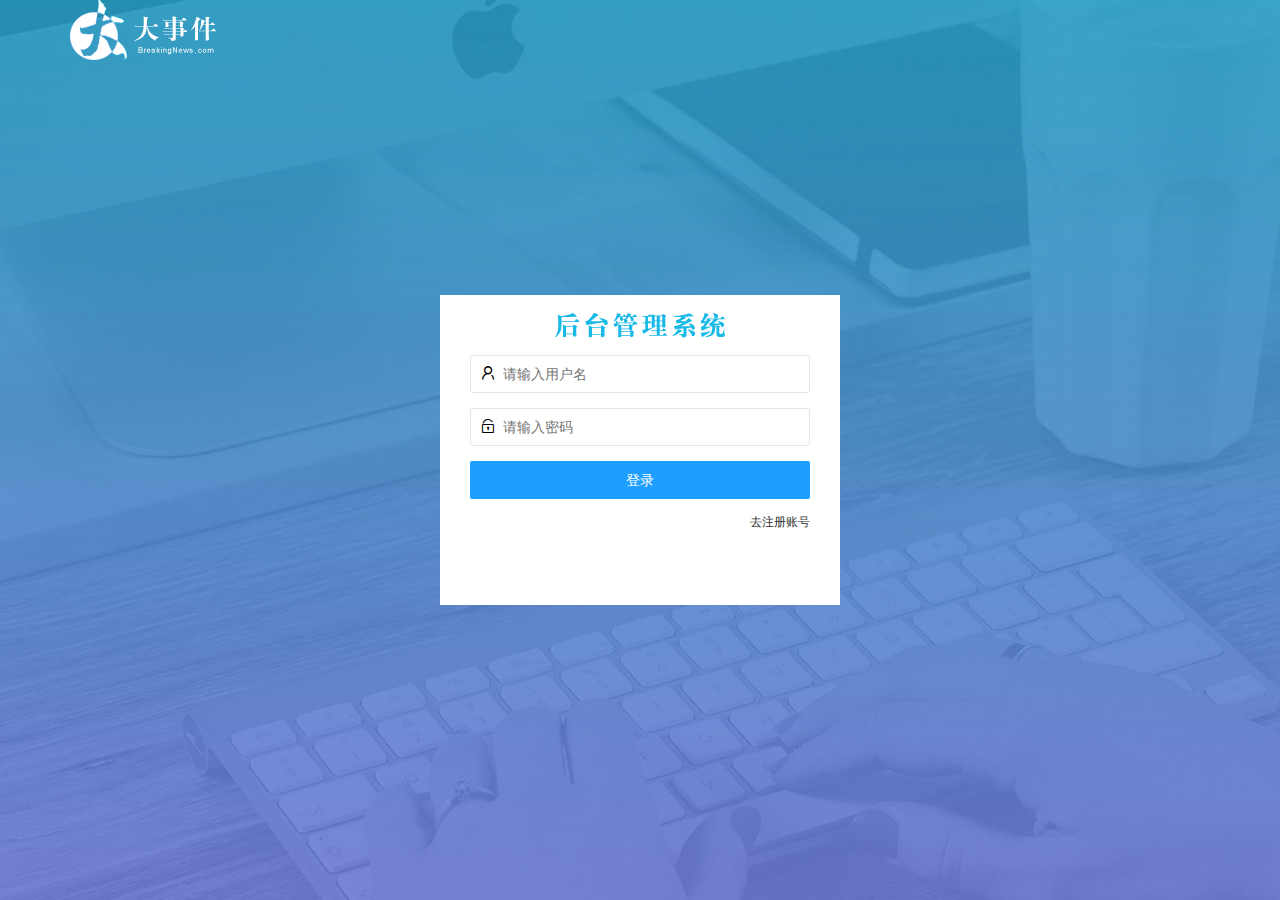
<file: code/login.html>
<!DOCTYPE html>
<html lang="en">
  <head>
    <meta charset="UTF-8" />
    <meta http-equiv="X-UA-Compatible" content="IE=edge" />
    <meta name="viewport" content="width=device-width, initial-scale=1.0" />
    <title>登陆页面</title>
    <link rel="stylesheet" href="../code/assets/lib/layui/css/layui.css" />
    <link rel="stylesheet" href="../code/assets/css/login.css" />
  </head>
  <body>
    <div class="layui-main">
      <img src="./assets/images/logo.png" alt="" />
    </div>

    <!-- 登陆注册区域 -->
    <div class="loginAndRegBox">
      <div class="title_box"></div>
      <!-- 登录页 -->
      <div class="login_box">
        <form class="layui-form" id="form_login">
          <div class="layui-form-item">
            <i class="layui-icon layui-icon-username"></i>
            <input
              type="text"
              name="username"
              required
              lay-verify="required"
              placeholder="请输入用户名"
              autocomplete="off"
              class="layui-input"
            />
          </div>
          <div class="layui-form-item">
            <i class="layui-icon layui-icon-password"></i>
            <input
              type="password"
              name="password"
              required
              lay-verify="required|pwd"
              placeholder="请输入密码"
              autocomplete="off"
              class="layui-input"
            />
          </div>
          <div class="layui-form-item">
            <button
              class="layui-btn layui-btn-fluid layui-btn-normal"
              lay-submit
            >
              登录
            </button>
          </div>
          <div class="layui-form-item links">
            <a href="javascript:;" id="link_login">去注册账号</a>
          </div>
        </form>
      </div>
      <!-- 注册页 -->
      <div class="reg_box">
        <form class="layui-form" id="form_reg">
          <div class="layui-form-item">
            <i class="layui-icon layui-icon-username"></i>
            <input
              type="text"
              name="username"
              required
              lay-verify="required"
              placeholder="请输入用户名"
              autocomplete="off"
              class="layui-input"
            />
          </div>
          <div class="layui-form-item">
            <i class="layui-icon layui-icon-password"></i>
            <input
              type="password"
              name="password"
              required
              lay-verify="required|pwd"
              placeholder="请输入密码"
              autocomplete="off"
              class="layui-input"
            />
          </div>
          <div class="layui-form-item">
            <i class="layui-icon layui-icon-password"></i>
            <input
              type="password"
              name="repassword"
              required
              lay-verify="required|pwd|repwd"
              placeholder="再次确认密码"
              autocomplete="off"
              class="layui-input"
            />
          </div>
          <div class="layui-form-item">
            <button
              class="layui-btn layui-btn-fluid layui-btn-normal"
              lay-submit
            >
              注册
            </button>
          </div>
          <div class="layui-form-item links">
            <a href="javascript:;" id="link_reg">去登录</a>
          </div>
        </form>
      </div>
    </div>
    <script src="./assets/lib/layui/layui.all.js"></script>
    <script src="../code/assets/lib/jquery.js"></script>
    <!-- <script src="./assets/js/baseAPI.js"></script> -->
    <script src="./assets/js/login.js"></script>
  </body>
</html>
</file>
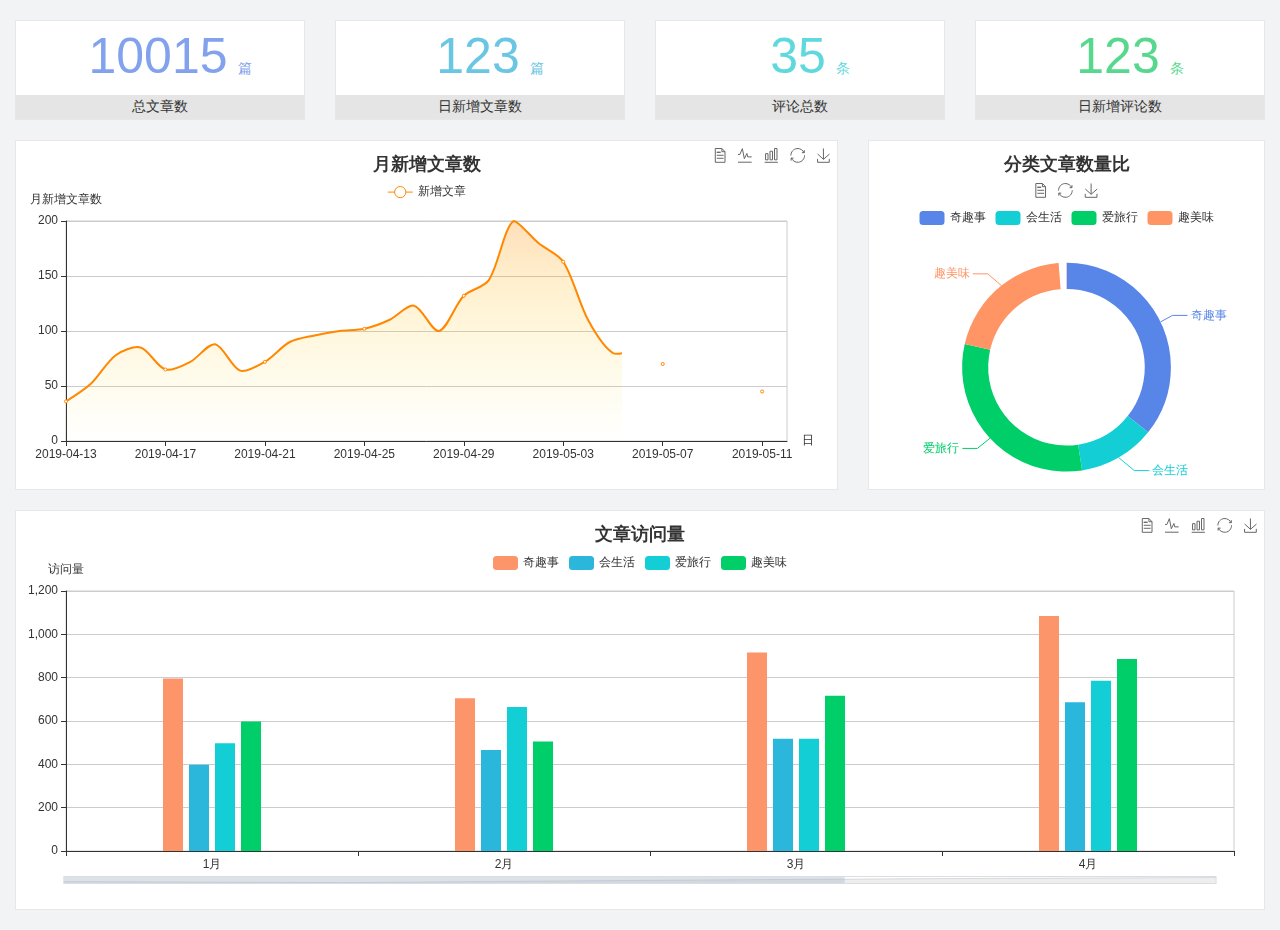
<file: code/home/dashboard.html>
<!DOCTYPE html>
<html lang="en">
  <head>
    <meta charset="UTF-8" />
    <meta name="viewport" content="width=device-width, initial-scale=1.0" />
    <meta http-equiv="X-UA-Compatible" content="ie=edge" />
    <title>图表统计</title>
    <link rel="stylesheet" href="../assets/lib/bootstrap.css" />
    <link rel="stylesheet" href="../assets/lib/main.css" />
    <script src="../assets/lib/jquery.js"></script>
    <script type="text/javascript" src="../assets/lib/echarts.min.js"></script>
  </head>

  <body>
    <div class="container-fluid">
      <div class="row spannel_list">
        <div class="col-sm-3 col-xs-6">
          <div class="spannel">
            <em>10015</em><span>篇</span>
            <b>总文章数</b>
          </div>
        </div>
        <div class="col-sm-3 col-xs-6">
          <div class="spannel scolor01">
            <em>123</em><span>篇</span>
            <b>日新增文章数</b>
          </div>
        </div>
        <div class="col-sm-3 col-xs-6">
          <div class="spannel scolor02">
            <em>35</em><span>条</span>
            <b>评论总数</b>
          </div>
        </div>
        <div class="col-sm-3 col-xs-6">
          <div class="spannel scolor03">
            <em>123</em><span>条</span>
            <b>日新增评论数</b>
          </div>
        </div>
      </div>
    </div>

    <div class="container-fluid">
      <div class="row curve-pie">
        <div class="col-lg-8 col-md-8">
          <div class="gragh_pannel" id="curve_show"></div>
        </div>
        <div class="col-lg-4 col-md-4">
          <div class="gragh_pannel" id="pie_show"></div>
        </div>
      </div>
    </div>

    <div class="container-fluid">
      <div class="column_pannel" id="column_show"></div>
    </div>

    <script>
      var oChart = echarts.init(document.getElementById("curve_show"));
      var aList_all = [
        { count: 36, date: "2019-04-13" },
        { count: 52, date: "2019-04-14" },
        { count: 78, date: "2019-04-15" },
        { count: 85, date: "2019-04-16" },
        { count: 65, date: "2019-04-17" },
        { count: 72, date: "2019-04-18" },
        { count: 88, date: "2019-04-19" },
        { count: 64, date: "2019-04-20" },
        { count: 72, date: "2019-04-21" },
        { count: 90, date: "2019-04-22" },
        { count: 96, date: "2019-04-23" },
        { count: 100, date: "2019-04-24" },
        { count: 102, date: "2019-04-25" },
        { count: 110, date: "2019-04-26" },
        { count: 123, date: "2019-04-27" },
        { count: 100, date: "2019-04-28" },
        { count: 132, date: "2019-04-29" },
        { count: 146, date: "2019-04-30" },
        { count: 200, date: "2019-05-01" },
        { count: 180, date: "2019-05-02" },
        { count: 163, date: "2019-05-03" },
        { count: 110, date: "2019-05-04" },
        { count: 80, date: "2019-05-05" },
        { count: 82, date: "2019-05-06" },
        { count: 70, date: "2019-05-07" },
        { count: 65, date: "2019-05-08" },
        { count: 54, date: "2019-05-09" },
        { count: 40, date: "2019-05-10" },
        { count: 45, date: "2019-05-11" },
        { count: 38, date: "2019-05-12" },
      ];

      let aCount = [];
      let aDate = [];

      for (var i = 0; i < aList_all.length; i++) {
        aCount.push(aList_all[i].count);
        aDate.push(aList_all[i].date);
      }

      var chartopt = {
        title: {
          text: "月新增文章数",
          left: "center",
          top: "10",
        },
        tooltip: {
          trigger: "axis",
        },
        legend: {
          data: ["新增文章"],
          top: "40",
        },
        toolbox: {
          show: true,
          feature: {
            mark: { show: true },
            dataView: { show: true, readOnly: false },
            magicType: { show: true, type: ["line", "bar"] },
            restore: { show: true },
            saveAsImage: { show: true },
          },
        },
        calculable: true,
        xAxis: [
          {
            name: "日",
            type: "category",
            boundaryGap: false,
            data: aDate,
          },
        ],
        yAxis: [
          {
            name: "月新增文章数",
            type: "value",
          },
        ],
        series: [
          {
            name: "新增文章",
            type: "line",
            smooth: true,
            itemStyle: {
              normal: { areaStyle: { type: "default" }, color: "#f80" },
              lineStyle: { color: "#f80" },
            },
            data: aCount,
          },
        ],
        areaStyle: {
          normal: {
            color: new echarts.graphic.LinearGradient(0, 0, 0, 1, [
              {
                offset: 0,
                color: "rgba(255,136,0,0.39)",
              },
              {
                offset: 0.34,
                color: "rgba(255,180,0,0.25)",
              },
              {
                offset: 1,
                color: "rgba(255,222,0,0.00)",
              },
            ]),
          },
        },
        grid: {
          show: true,
          x: 50,
          x2: 50,
          y: 80,
          height: 220,
        },
      };

      oChart.setOption(chartopt);

      var oPie = echarts.init(document.getElementById("pie_show"));
      var oPieopt = {
        title: {
          top: 10,
          text: "分类文章数量比",
          x: "center",
        },
        tooltip: {
          trigger: "item",
          formatter: "{a} <br/>{b} : {c} ({d}%)",
        },
        color: ["#5885e8", "#13cfd5", "#00ce68", "#ff9565"],
        legend: {
          x: "center",
          top: 65,
          data: ["奇趣事", "会生活", "爱旅行", "趣美味"],
        },
        toolbox: {
          show: true,
          x: "center",
          top: 35,
          feature: {
            mark: { show: true },
            dataView: { show: true, readOnly: false },
            magicType: {
              show: true,
              type: ["pie", "funnel"],
              option: {
                funnel: {
                  x: "25%",
                  width: "50%",
                  funnelAlign: "left",
                  max: 1548,
                },
              },
            },
            restore: { show: true },
            saveAsImage: { show: true },
          },
        },
        calculable: true,
        series: [
          {
            name: "访问来源",
            type: "pie",
            radius: ["45%", "60%"],
            center: ["50%", "65%"],
            data: [
              { value: 300, name: "奇趣事" },
              { value: 100, name: "会生活" },
              { value: 260, name: "爱旅行" },
              { value: 180, name: "趣美味" },
            ],
          },
        ],
      };
      oPie.setOption(oPieopt);

      var oColumn = this.echarts.init(document.getElementById("column_show"));
      var oColumnopt = {
        title: {
          text: "文章访问量",
          left: "center",
          top: "10",
        },
        tooltip: {
          trigger: "axis",
        },
        legend: {
          data: ["奇趣事", "会生活", "爱旅行", "趣美味"],
          top: "40",
        },
        toolbox: {
          show: true,
          feature: {
            mark: { show: true },
            dataView: { show: true, readOnly: false },
            magicType: { show: true, type: ["line", "bar"] },
            restore: { show: true },
            saveAsImage: { show: true },
          },
        },
        calculable: true,
        xAxis: [
          {
            type: "category",
            data: ["1月", "2月", "3月", "4月", "5月"],
          },
        ],
        yAxis: [
          {
            name: "访问量",
            type: "value",
          },
        ],
        series: [
          {
            name: "奇趣事",
            type: "bar",
            barWidth: 20,
            itemStyle: {
              normal: { areaStyle: { type: "default" }, color: "#fd956a" },
            },
            data: [800, 708, 920, 1090, 1200],
          },
          {
            name: "会生活",
            type: "bar",
            barWidth: 20,
            itemStyle: {
              normal: { areaStyle: { type: "default" }, color: "#2bb6db" },
            },
            data: [400, 468, 520, 690, 800],
          },
          {
            name: "爱旅行",
            type: "bar",
            barWidth: 20,
            itemStyle: {
              normal: { areaStyle: { type: "default" }, color: "#13cfd5" },
            },
            data: [500, 668, 520, 790, 900],
          },
          {
            name: "趣美味",
            type: "bar",
            barWidth: 20,
            itemStyle: {
              normal: { areaStyle: { type: "default" }, color: "#00ce68" },
            },
            data: [600, 508, 720, 890, 1000],
          },
        ],
        grid: {
          show: true,
          x: 50,
          x2: 30,
          y: 80,
          height: 260,
        },
        dataZoom: [
          //给x轴设置滚动条
          {
            start: 0, //默认为0
            end: 100 - 1000 / 31, //默认为100
            type: "slider",
            show: true,
            xAxisIndex: [0],
            handleSize: 0, //滑动条的 左右2个滑动条的大小
            height: 8, //组件高度
            left: 45, //左边的距离
            right: 50, //右边的距离
            bottom: 26, //右边的距离
            handleColor: "#ddd", //h滑动图标的颜色
            handleStyle: {
              borderColor: "#cacaca",
              borderWidth: "1",
              shadowBlur: 2,
              background: "#ddd",
              shadowColor: "#ddd",
            },
          },
        ],
      };
      oColumn.setOption(oColumnopt);
    </script>
  </body>
</html>
</file>
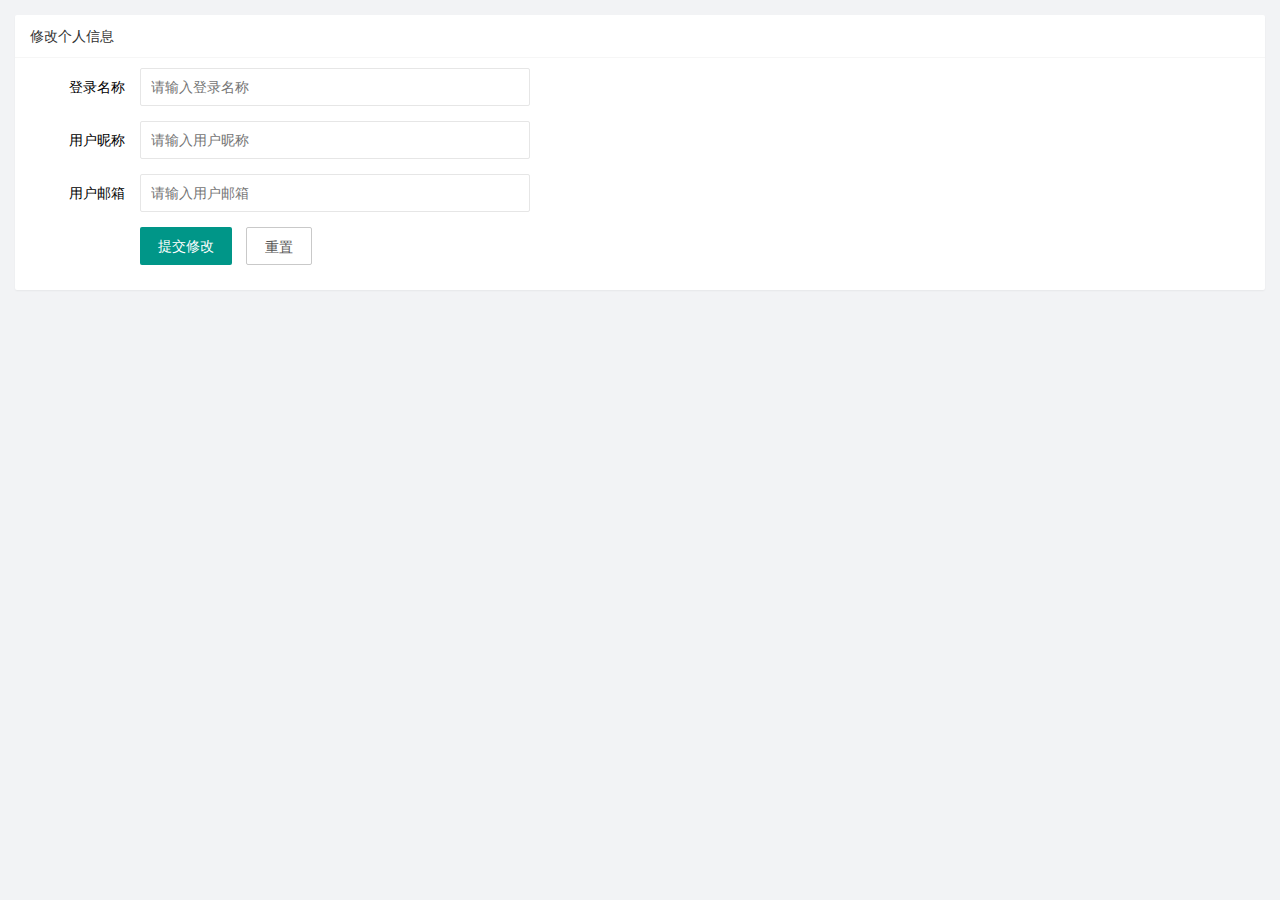
<file: code/user/user_info.html>
<!DOCTYPE html>
<html lang="en">
  <head>
    <meta charset="UTF-8" />
    <meta http-equiv="X-UA-Compatible" content="IE=edge" />
    <meta name="viewport" content="width=device-width, initial-scale=1.0" />
    <title>Document</title>
    <link rel="stylesheet" href="../assets/lib/layui/css/layui.css" />
    <link rel="stylesheet" href="../assets/css/user/user_info.css" />
  </head>
  <body>
    <div class="layui-card">
      <div class="layui-card-header">修改个人信息</div>
      <div class="layui-card-body">
        <!-- 表单区域 -->
        <form class="layui-form" lay-filter="formTest">
          <input type="hidden" name="id" />
          <div class="layui-form-item">
            <label class="layui-form-label">登录名称</label>
            <div class="layui-input-block">
              <input
                type="text"
                name="username"
                required
                lay-verify="required"
                placeholder="请输入登录名称"
                autocomplete="off"
                class="layui-input"
                readonly
              />
            </div>
          </div>
          <div class="layui-form-item">
            <label class="layui-form-label">用户昵称</label>
            <div class="layui-input-block">
              <input
                type="text"
                name="nickname"
                required
                lay-verify="required|nickname"
                placeholder="请输入用户昵称"
                autocomplete="off"
                class="layui-input"
              />
            </div>
          </div>
          <div class="layui-form-item">
            <label class="layui-form-label">用户邮箱</label>
            <div class="layui-input-block">
              <input
                type="text"
                name="email"
                required
                lay-verify="required|email"
                placeholder="请输入用户邮箱"
                autocomplete="off"
                class="layui-input"
              />
            </div>
          </div>
          <div class="layui-form-item">
            <div class="layui-input-block">
              <button class="layui-btn" lay-submit lay-filter="formDemo">
                提交修改
              </button>
              <button
                type="reset"
                class="layui-btn layui-btn-primary"
                id="btnReset"
              >
                重置
              </button>
            </div>
          </div>
        </form>
      </div>
    </div>
    <script src="../assets/lib/layui/layui.all.js"></script>
    <script src="../assets/lib/jquery.js"></script>
    <script src="../assets/js/baseAPI.js"></script>
    <script src="../assets/js/user/user_info.js"></script>
  </body>
</html>
</file>
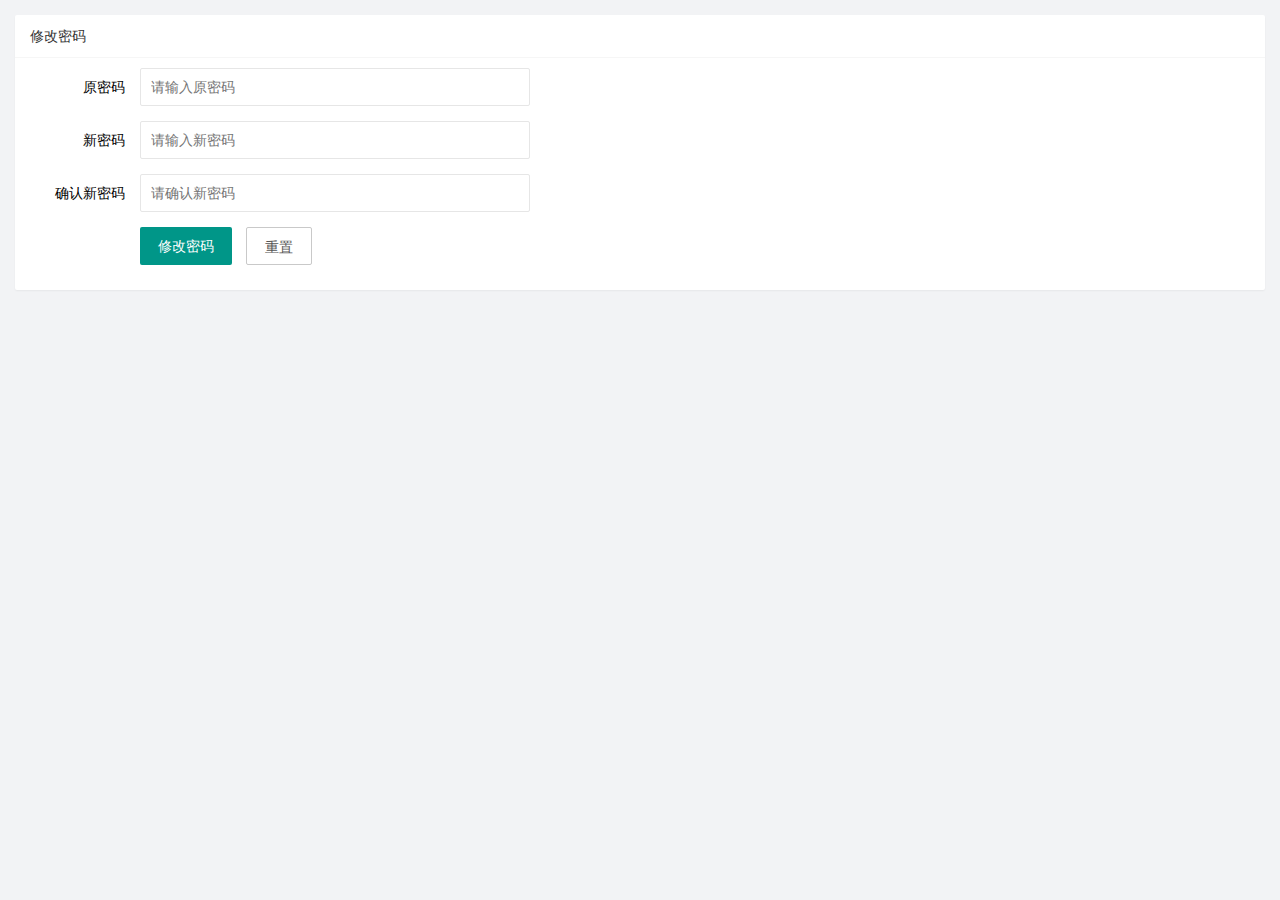
<file: code/user/user_pwd.html>
<!DOCTYPE html>
<html lang="en">
  <head>
    <meta charset="UTF-8" />
    <meta http-equiv="X-UA-Compatible" content="IE=edge" />
    <meta name="viewport" content="width=device-width, initial-scale=1.0" />
    <title>Document</title>
    <link rel="stylesheet" href="../assets/lib/layui/css/layui.css" />
    <link rel="stylesheet" href="../assets/css/user/user_pwd.css" />
  </head>
  <body>
    <div class="layui-card">
      <div class="layui-card-header">修改密码</div>
      <div class="layui-card-body">
        <!-- 表单区域 -->
        <form class="layui-form" lay-filter="formTest">
          <input type="hidden" name="id" />
          <div class="layui-form-item">
            <label class="layui-form-label">原密码</label>
            <div class="layui-input-block">
              <input
                type="password"
                name="oldPwd"
                required
                lay-verify="required|pwd"
                placeholder="请输入原密码"
                autocomplete="off"
                class="layui-input"
              />
            </div>
          </div>
          <div class="layui-form-item">
            <label class="layui-form-label">新密码</label>
            <div class="layui-input-block">
              <input
                type="password"
                name="newPwd"
                required
                lay-verify="required|pwd|samePwd"
                placeholder="请输入新密码"
                autocomplete="off"
                class="layui-input"
              />
            </div>
          </div>
          <div class="layui-form-item">
            <label class="layui-form-label">确认新密码</label>
            <div class="layui-input-block">
              <input
                type="password"
                name="rePwd"
                required
                lay-verify="required|pwd|rePwd"
                placeholder="请确认新密码"
                autocomplete="off"
                class="layui-input"
              />
            </div>
          </div>
          <div class="layui-form-item">
            <div class="layui-input-block">
              <button class="layui-btn" lay-submit lay-filter="formDemo">
                修改密码
              </button>
              <button
                type="reset"
                class="layui-btn layui-btn-primary"
                id="btnReset"
              >
                重置
              </button>
            </div>
          </div>
        </form>
      </div>
    </div>
    <script src="../assets/lib/layui/layui.all.js"></script>
    <script src="../assets/lib/jquery.js"></script>
    <script src="../assets/js/baseAPI.js"></script>
    <script src="../assets/js/user/user_pwd.js"></script>
  </body>
</html>
</file>
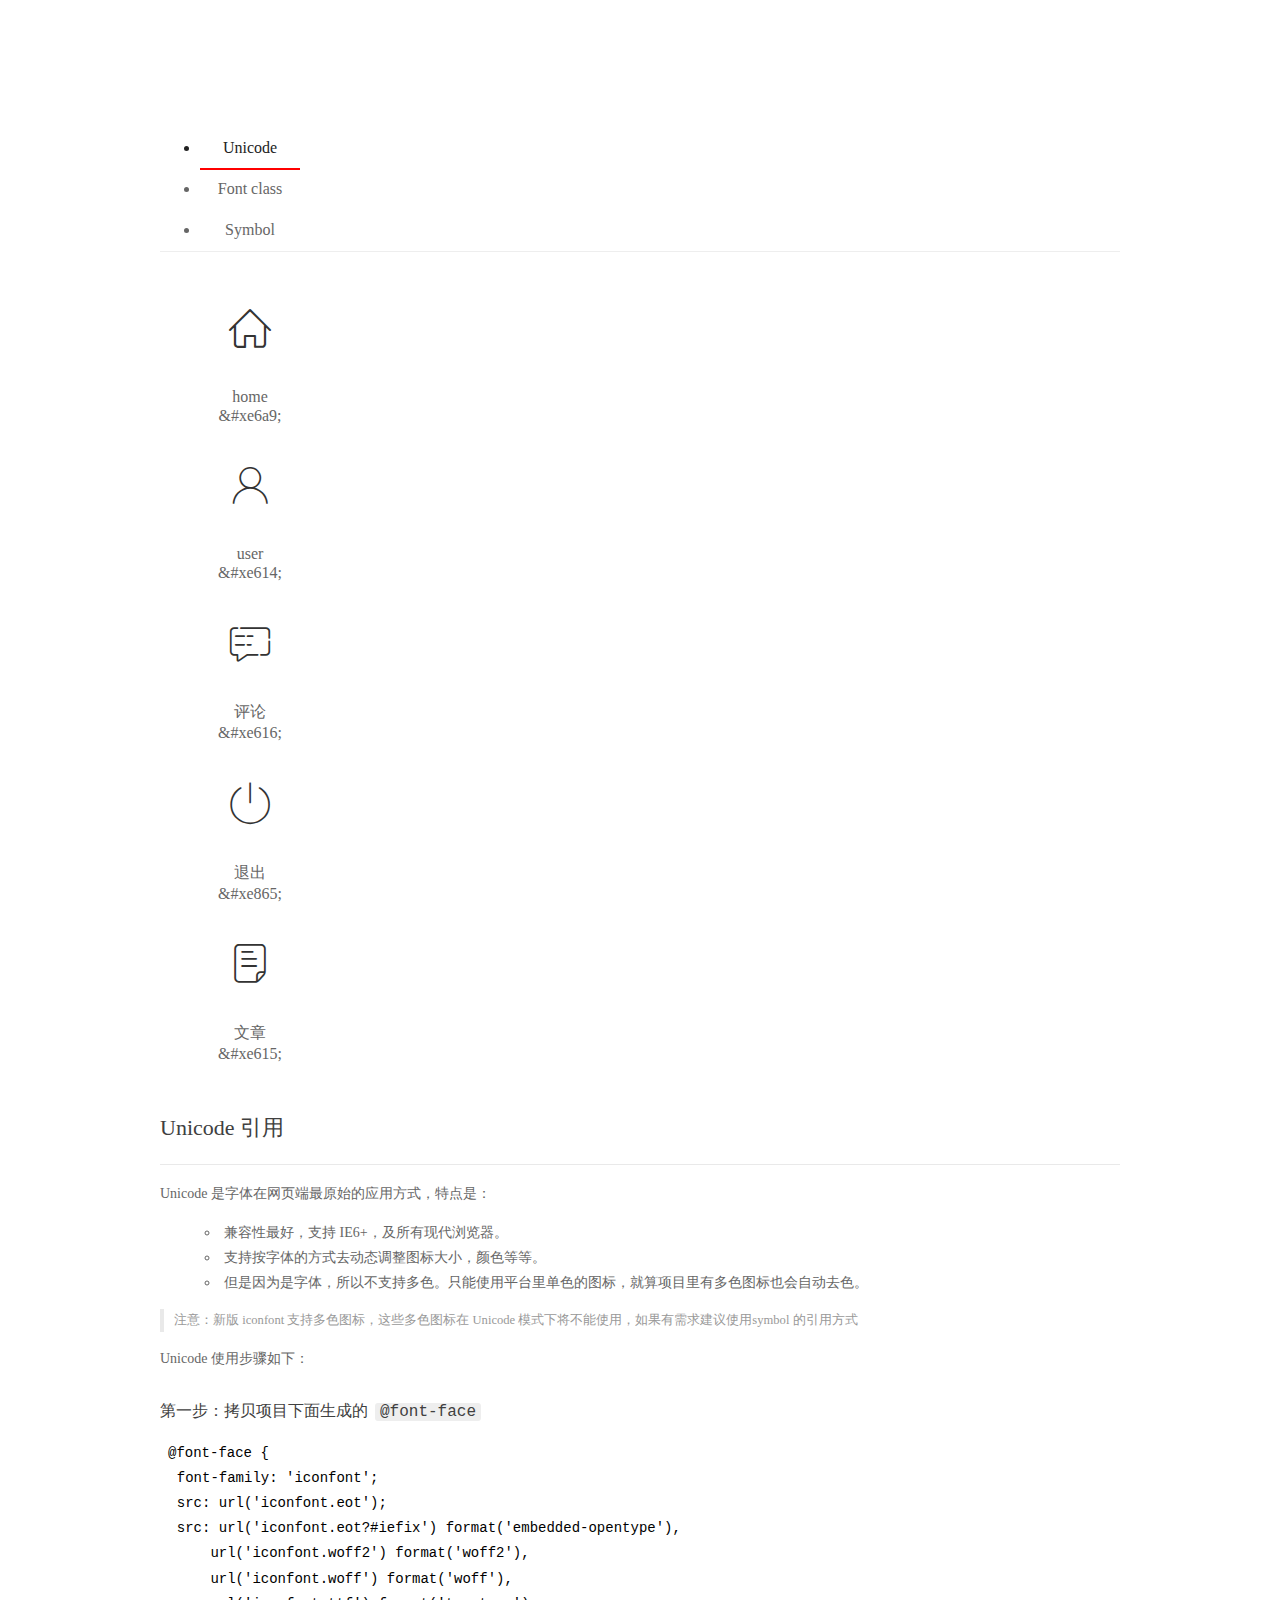
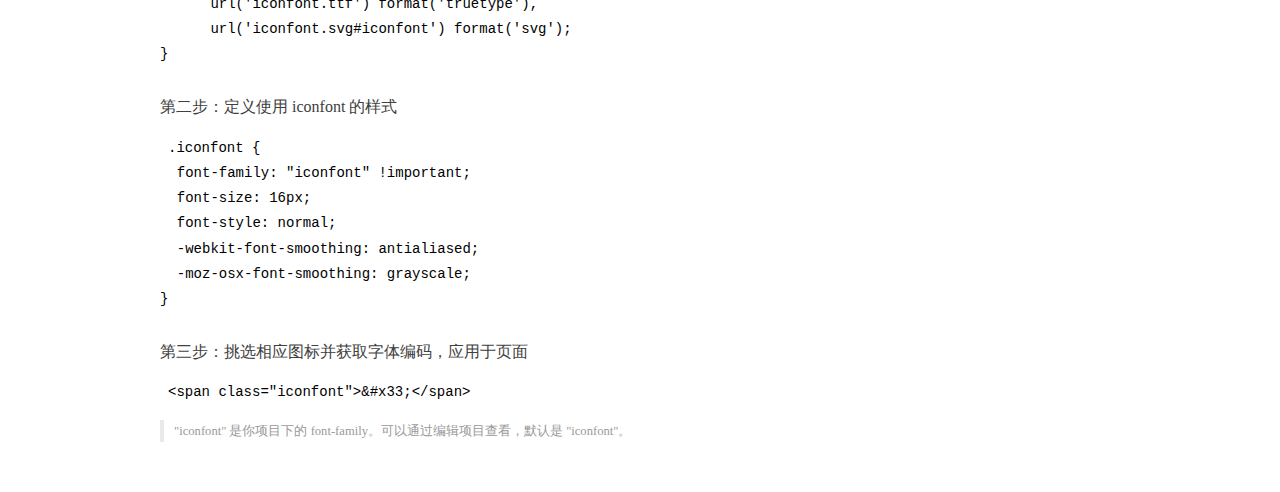
<file: code/assets/fonts/demo_index.html>
<!DOCTYPE html>
<html>
<head>
  <meta charset="utf-8"/>
  <title>IconFont Demo</title>
  <link rel="shortcut icon" href="https://gtms04.alicdn.com/tps/i4/TB1_oz6GVXXXXaFXpXXJDFnIXXX-64-64.ico" type="image/x-icon"/>
  <link rel="stylesheet" href="https://g.alicdn.com/thx/cube/1.3.2/cube.min.css">
  <link rel="stylesheet" href="demo.css">
  <link rel="stylesheet" href="iconfont.css">
  <script src="iconfont.js"></script>
  <!-- jQuery -->
  <script src="https://a1.alicdn.com/oss/uploads/2018/12/26/7bfddb60-08e8-11e9-9b04-53e73bb6408b.js"></script>
  <!-- 代码高亮 -->
  <script src="https://a1.alicdn.com/oss/uploads/2018/12/26/a3f714d0-08e6-11e9-8a15-ebf944d7534c.js"></script>
</head>
<body>
  <div class="main">
    <h1 class="logo"><a href="https://www.iconfont.cn/" title="iconfont 首页" target="_blank">&#xe86b;</a></h1>
    <div class="nav-tabs">
      <ul id="tabs" class="dib-box">
        <li class="dib active"><span>Unicode</span></li>
        <li class="dib"><span>Font class</span></li>
        <li class="dib"><span>Symbol</span></li>
      </ul>
      
    </div>
    <div class="tab-container">
      <div class="content unicode" style="display: block;">
          <ul class="icon_lists dib-box">
          
            <li class="dib">
              <span class="icon iconfont">&#xe6a9;</span>
                <div class="name">home</div>
                <div class="code-name">&amp;#xe6a9;</div>
              </li>
          
            <li class="dib">
              <span class="icon iconfont">&#xe614;</span>
                <div class="name">user</div>
                <div class="code-name">&amp;#xe614;</div>
              </li>
          
            <li class="dib">
              <span class="icon iconfont">&#xe616;</span>
                <div class="name">评论</div>
                <div class="code-name">&amp;#xe616;</div>
              </li>
          
            <li class="dib">
              <span class="icon iconfont">&#xe865;</span>
                <div class="name">退出</div>
                <div class="code-name">&amp;#xe865;</div>
              </li>
          
            <li class="dib">
              <span class="icon iconfont">&#xe615;</span>
                <div class="name">文章</div>
                <div class="code-name">&amp;#xe615;</div>
              </li>
          
          </ul>
          <div class="article markdown">
          <h2 id="unicode-">Unicode 引用</h2>
          <hr>

          <p>Unicode 是字体在网页端最原始的应用方式，特点是：</p>
          <ul>
            <li>兼容性最好，支持 IE6+，及所有现代浏览器。</li>
            <li>支持按字体的方式去动态调整图标大小，颜色等等。</li>
            <li>但是因为是字体，所以不支持多色。只能使用平台里单色的图标，就算项目里有多色图标也会自动去色。</li>
          </ul>
          <blockquote>
            <p>注意：新版 iconfont 支持多色图标，这些多色图标在 Unicode 模式下将不能使用，如果有需求建议使用symbol 的引用方式</p>
          </blockquote>
          <p>Unicode 使用步骤如下：</p>
          <h3 id="-font-face">第一步：拷贝项目下面生成的 <code>@font-face</code></h3>
<pre><code class="language-css"
>@font-face {
  font-family: 'iconfont';
  src: url('iconfont.eot');
  src: url('iconfont.eot?#iefix') format('embedded-opentype'),
      url('iconfont.woff2') format('woff2'),
      url('iconfont.woff') format('woff'),
      url('iconfont.ttf') format('truetype'),
      url('iconfont.svg#iconfont') format('svg');
}
</code></pre>
          <h3 id="-iconfont-">第二步：定义使用 iconfont 的样式</h3>
<pre><code class="language-css"
>.iconfont {
  font-family: "iconfont" !important;
  font-size: 16px;
  font-style: normal;
  -webkit-font-smoothing: antialiased;
  -moz-osx-font-smoothing: grayscale;
}
</code></pre>
          <h3 id="-">第三步：挑选相应图标并获取字体编码，应用于页面</h3>
<pre>
<code class="language-html"
>&lt;span class="iconfont"&gt;&amp;#x33;&lt;/span&gt;
</code></pre>
          <blockquote>
            <p>"iconfont" 是你项目下的 font-family。可以通过编辑项目查看，默认是 "iconfont"。</p>
          </blockquote>
          </div>
      </div>
      <div class="content font-class">
        <ul class="icon_lists dib-box">
          
          <li class="dib">
            <span class="icon iconfont icon-home"></span>
            <div class="name">
              home
            </div>
            <div class="code-name">.icon-home
            </div>
          </li>
          
          <li class="dib">
            <span class="icon iconfont icon-user"></span>
            <div class="name">
              user
            </div>
            <div class="code-name">.icon-user
            </div>
          </li>
          
          <li class="dib">
            <span class="icon iconfont icon-pinglun"></span>
            <div class="name">
              评论
            </div>
            <div class="code-name">.icon-pinglun
            </div>
          </li>
          
          <li class="dib">
            <span class="icon iconfont icon-tuichu"></span>
            <div class="name">
              退出
            </div>
            <div class="code-name">.icon-tuichu
            </div>
          </li>
          
          <li class="dib">
            <span class="icon iconfont icon-16"></span>
            <div class="name">
              文章
            </div>
            <div class="code-name">.icon-16
            </div>
          </li>
          
        </ul>
        <div class="article markdown">
        <h2 id="font-class-">font-class 引用</h2>
        <hr>

        <p>font-class 是 Unicode 使用方式的一种变种，主要是解决 Unicode 书写不直观，语意不明确的问题。</p>
        <p>与 Unicode 使用方式相比，具有如下特点：</p>
        <ul>
          <li>兼容性良好，支持 IE8+，及所有现代浏览器。</li>
          <li>相比于 Unicode 语意明确，书写更直观。可以很容易分辨这个 icon 是什么。</li>
          <li>因为使用 class 来定义图标，所以当要替换图标时，只需要修改 class 里面的 Unicode 引用。</li>
          <li>不过因为本质上还是使用的字体，所以多色图标还是不支持的。</li>
        </ul>
        <p>使用步骤如下：</p>
        <h3 id="-fontclass-">第一步：引入项目下面生成的 fontclass 代码：</h3>
<pre><code class="language-html">&lt;link rel="stylesheet" href="./iconfont.css"&gt;
</code></pre>
        <h3 id="-">第二步：挑选相应图标并获取类名，应用于页面：</h3>
<pre><code class="language-html">&lt;span class="iconfont icon-xxx"&gt;&lt;/span&gt;
</code></pre>
        <blockquote>
          <p>"
            iconfont" 是你项目下的 font-family。可以通过编辑项目查看，默认是 "iconfont"。</p>
        </blockquote>
      </div>
      </div>
      <div class="content symbol">
          <ul class="icon_lists dib-box">
          
            <li class="dib">
                <svg class="icon svg-icon" aria-hidden="true">
                  <use xlink:href="#icon-home"></use>
                </svg>
                <div class="name">home</div>
                <div class="code-name">#icon-home</div>
            </li>
          
            <li class="dib">
                <svg class="icon svg-icon" aria-hidden="true">
                  <use xlink:href="#icon-user"></use>
                </svg>
                <div class="name">user</div>
                <div class="code-name">#icon-user</div>
            </li>
          
            <li class="dib">
                <svg class="icon svg-icon" aria-hidden="true">
                  <use xlink:href="#icon-pinglun"></use>
                </svg>
                <div class="name">评论</div>
                <div class="code-name">#icon-pinglun</div>
            </li>
          
            <li class="dib">
                <svg class="icon svg-icon" aria-hidden="true">
                  <use xlink:href="#icon-tuichu"></use>
                </svg>
                <div class="name">退出</div>
                <div class="code-name">#icon-tuichu</div>
            </li>
          
            <li class="dib">
                <svg class="icon svg-icon" aria-hidden="true">
                  <use xlink:href="#icon-16"></use>
                </svg>
                <div class="name">文章</div>
                <div class="code-name">#icon-16</div>
            </li>
          
          </ul>
          <div class="article markdown">
          <h2 id="symbol-">Symbol 引用</h2>
          <hr>

          <p>这是一种全新的使用方式，应该说这才是未来的主流，也是平台目前推荐的用法。相关介绍可以参考这篇<a href="">文章</a>
            这种用法其实是做了一个 SVG 的集合，与另外两种相比具有如下特点：</p>
          <ul>
            <li>支持多色图标了，不再受单色限制。</li>
            <li>通过一些技巧，支持像字体那样，通过 <code>font-size</code>, <code>color</code> 来调整样式。</li>
            <li>兼容性较差，支持 IE9+，及现代浏览器。</li>
            <li>浏览器渲染 SVG 的性能一般，还不如 png。</li>
          </ul>
          <p>使用步骤如下：</p>
          <h3 id="-symbol-">第一步：引入项目下面生成的 symbol 代码：</h3>
<pre><code class="language-html">&lt;script src="./iconfont.js"&gt;&lt;/script&gt;
</code></pre>
          <h3 id="-css-">第二步：加入通用 CSS 代码（引入一次就行）：</h3>
<pre><code class="language-html">&lt;style&gt;
.icon {
  width: 1em;
  height: 1em;
  vertical-align: -0.15em;
  fill: currentColor;
  overflow: hidden;
}
&lt;/style&gt;
</code></pre>
          <h3 id="-">第三步：挑选相应图标并获取类名，应用于页面：</h3>
<pre><code class="language-html">&lt;svg class="icon" aria-hidden="true"&gt;
  &lt;use xlink:href="#icon-xxx"&gt;&lt;/use&gt;
&lt;/svg&gt;
</code></pre>
          </div>
      </div>

    </div>
  </div>
  <script>
  $(document).ready(function () {
      $('.tab-container .content:first').show()

      $('#tabs li').click(function (e) {
        var tabContent = $('.tab-container .content')
        var index = $(this).index()

        if ($(this).hasClass('active')) {
          return
        } else {
          $('#tabs li').removeClass('active')
          $(this).addClass('active')

          tabContent.hide().eq(index).fadeIn()
        }
      })
    })
  </script>
</body>
</html>
</file>
<file: code/assets/lib/layui/css/layui.css>
/** layui-v2.5.5 MIT License By https://www.layui.com */
 .layui-inline,img{display:inline-block;vertical-align:middle}h1,h2,h3,h4,h5,h6{font-weight:400}.layui-edge,.layui-header,.layui-inline,.layui-main{position:relative}.layui-body,.layui-edge,.layui-elip{overflow:hidden}.layui-btn,.layui-edge,.layui-inline,img{vertical-align:middle}.layui-btn,.layui-disabled,.layui-icon,.layui-unselect{-moz-user-select:none;-webkit-user-select:none;-ms-user-select:none}.layui-elip,.layui-form-checkbox span,.layui-form-pane .layui-form-label{text-overflow:ellipsis;white-space:nowrap}.layui-breadcrumb,.layui-tree-btnGroup{visibility:hidden}blockquote,body,button,dd,div,dl,dt,form,h1,h2,h3,h4,h5,h6,input,li,ol,p,pre,td,textarea,th,ul{margin:0;padding:0;-webkit-tap-highlight-color:rgba(0,0,0,0)}a:active,a:hover{outline:0}img{border:none}li{list-style:none}table{border-collapse:collapse;border-spacing:0}h4,h5,h6{font-size:100%}button,input,optgroup,option,select,textarea{font-family:inherit;font-size:inherit;font-style:inherit;font-weight:inherit;outline:0}pre{white-space:pre-wrap;white-space:-moz-pre-wrap;white-space:-pre-wrap;white-space:-o-pre-wrap;word-wrap:break-word}body{line-height:24px;font:14px Helvetica Neue,Helvetica,PingFang SC,Tahoma,Arial,sans-serif}hr{height:1px;margin:10px 0;border:0;clear:both}a{color:#333;text-decoration:none}a:hover{color:#777}a cite{font-style:normal;*cursor:pointer}.layui-border-box,.layui-border-box *{box-sizing:border-box}.layui-box,.layui-box *{box-sizing:content-box}.layui-clear{clear:both;*zoom:1}.layui-clear:after{content:'\20';clear:both;*zoom:1;display:block;height:0}.layui-inline{*display:inline;*zoom:1}.layui-edge{display:inline-block;width:0;height:0;border-width:6px;border-style:dashed;border-color:transparent}.layui-edge-top{top:-4px;border-bottom-color:#999;border-bottom-style:solid}.layui-edge-right{border-left-color:#999;border-left-style:solid}.layui-edge-bottom{top:2px;border-top-color:#999;border-top-style:solid}.layui-edge-left{border-right-color:#999;border-right-style:solid}.layui-disabled,.layui-disabled:hover{color:#d2d2d2!important;cursor:not-allowed!important}.layui-circle{border-radius:100%}.layui-show{display:block!important}.layui-hide{display:none!important}@font-face{font-family:layui-icon;src:url(../font/iconfont.eot?v=250);src:url(../font/iconfont.eot?v=250#iefix) format('embedded-opentype'),url(../font/iconfont.woff2?v=250) format('woff2'),url(../font/iconfont.woff?v=250) format('woff'),url(../font/iconfont.ttf?v=250) format('truetype'),url(../font/iconfont.svg?v=250#layui-icon) format('svg')}.layui-icon{font-family:layui-icon!important;font-size:16px;font-style:normal;-webkit-font-smoothing:antialiased;-moz-osx-font-smoothing:grayscale}.layui-icon-reply-fill:before{content:"\e611"}.layui-icon-set-fill:before{content:"\e614"}.layui-icon-menu-fill:before{content:"\e60f"}.layui-icon-search:before{content:"\e615"}.layui-icon-share:before{content:"\e641"}.layui-icon-set-sm:before{content:"\e620"}.layui-icon-engine:before{content:"\e628"}.layui-icon-close:before{content:"\1006"}.layui-icon-close-fill:before{content:"\1007"}.layui-icon-chart-screen:before{content:"\e629"}.layui-icon-star:before{content:"\e600"}.layui-icon-circle-dot:before{content:"\e617"}.layui-icon-chat:before{content:"\e606"}.layui-icon-release:before{content:"\e609"}.layui-icon-list:before{content:"\e60a"}.layui-icon-chart:before{content:"\e62c"}.layui-icon-ok-circle:before{content:"\1005"}.layui-icon-layim-theme:before{content:"\e61b"}.layui-icon-table:before{content:"\e62d"}.layui-icon-right:before{content:"\e602"}.layui-icon-left:before{content:"\e603"}.layui-icon-cart-simple:before{content:"\e698"}.layui-icon-face-cry:before{content:"\e69c"}.layui-icon-face-smile:before{content:"\e6af"}.layui-icon-survey:before{content:"\e6b2"}.layui-icon-tree:before{content:"\e62e"}.layui-icon-upload-circle:before{content:"\e62f"}.layui-icon-add-circle:before{content:"\e61f"}.layui-icon-download-circle:before{content:"\e601"}.layui-icon-templeate-1:before{content:"\e630"}.layui-icon-util:before{content:"\e631"}.layui-icon-face-surprised:before{content:"\e664"}.layui-icon-edit:before{content:"\e642"}.layui-icon-speaker:before{content:"\e645"}.layui-icon-down:before{content:"\e61a"}.layui-icon-file:before{content:"\e621"}.layui-icon-layouts:before{content:"\e632"}.layui-icon-rate-half:before{content:"\e6c9"}.layui-icon-add-circle-fine:before{content:"\e608"}.layui-icon-prev-circle:before{content:"\e633"}.layui-icon-read:before{content:"\e705"}.layui-icon-404:before{content:"\e61c"}.layui-icon-carousel:before{content:"\e634"}.layui-icon-help:before{content:"\e607"}.layui-icon-code-circle:before{content:"\e635"}.layui-icon-water:before{content:"\e636"}.layui-icon-username:before{content:"\e66f"}.layui-icon-find-fill:before{content:"\e670"}.layui-icon-about:before{content:"\e60b"}.layui-icon-location:before{content:"\e715"}.layui-icon-up:before{content:"\e619"}.layui-icon-pause:before{content:"\e651"}.layui-icon-date:before{content:"\e637"}.layui-icon-layim-uploadfile:before{content:"\e61d"}.layui-icon-delete:before{content:"\e640"}.layui-icon-play:before{content:"\e652"}.layui-icon-top:before{content:"\e604"}.layui-icon-friends:before{content:"\e612"}.layui-icon-refresh-3:before{content:"\e9aa"}.layui-icon-ok:before{content:"\e605"}.layui-icon-layer:before{content:"\e638"}.layui-icon-face-smile-fine:before{content:"\e60c"}.layui-icon-dollar:before{content:"\e659"}.layui-icon-group:before{content:"\e613"}.layui-icon-layim-download:before{content:"\e61e"}.layui-icon-picture-fine:before{content:"\e60d"}.layui-icon-link:before{content:"\e64c"}.layui-icon-diamond:before{content:"\e735"}.layui-icon-log:before{content:"\e60e"}.layui-icon-rate-solid:before{content:"\e67a"}.layui-icon-fonts-del:before{content:"\e64f"}.layui-icon-unlink:before{content:"\e64d"}.layui-icon-fonts-clear:before{content:"\e639"}.layui-icon-triangle-r:before{content:"\e623"}.layui-icon-circle:before{content:"\e63f"}.layui-icon-radio:before{content:"\e643"}.layui-icon-align-center:before{content:"\e647"}.layui-icon-align-right:before{content:"\e648"}.layui-icon-align-left:before{content:"\e649"}.layui-icon-loading-1:before{content:"\e63e"}.layui-icon-return:before{content:"\e65c"}.layui-icon-fonts-strong:before{content:"\e62b"}.layui-icon-upload:before{content:"\e67c"}.layui-icon-dialogue:before{content:"\e63a"}.layui-icon-video:before{content:"\e6ed"}.layui-icon-headset:before{content:"\e6fc"}.layui-icon-cellphone-fine:before{content:"\e63b"}.layui-icon-add-1:before{content:"\e654"}.layui-icon-face-smile-b:before{content:"\e650"}.layui-icon-fonts-html:before{content:"\e64b"}.layui-icon-form:before{content:"\e63c"}.layui-icon-cart:before{content:"\e657"}.layui-icon-camera-fill:before{content:"\e65d"}.layui-icon-tabs:before{content:"\e62a"}.layui-icon-fonts-code:before{content:"\e64e"}.layui-icon-fire:before{content:"\e756"}.layui-icon-set:before{content:"\e716"}.layui-icon-fonts-u:before{content:"\e646"}.layui-icon-triangle-d:before{content:"\e625"}.layui-icon-tips:before{content:"\e702"}.layui-icon-picture:before{content:"\e64a"}.layui-icon-more-vertical:before{content:"\e671"}.layui-icon-flag:before{content:"\e66c"}.layui-icon-loading:before{content:"\e63d"}.layui-icon-fonts-i:before{content:"\e644"}.layui-icon-refresh-1:before{content:"\e666"}.layui-icon-rmb:before{content:"\e65e"}.layui-icon-home:before{content:"\e68e"}.layui-icon-user:before{content:"\e770"}.layui-icon-notice:before{content:"\e667"}.layui-icon-login-weibo:before{content:"\e675"}.layui-icon-voice:before{content:"\e688"}.layui-icon-upload-drag:before{content:"\e681"}.layui-icon-login-qq:before{content:"\e676"}.layui-icon-snowflake:before{content:"\e6b1"}.layui-icon-file-b:before{content:"\e655"}.layui-icon-template:before{content:"\e663"}.layui-icon-auz:before{content:"\e672"}.layui-icon-console:before{content:"\e665"}.layui-icon-app:before{content:"\e653"}.layui-icon-prev:before{content:"\e65a"}.layui-icon-website:before{content:"\e7ae"}.layui-icon-next:before{content:"\e65b"}.layui-icon-component:before{content:"\e857"}.layui-icon-more:before{content:"\e65f"}.layui-icon-login-wechat:before{content:"\e677"}.layui-icon-shrink-right:before{content:"\e668"}.layui-icon-spread-left:before{content:"\e66b"}.layui-icon-camera:before{content:"\e660"}.layui-icon-note:before{content:"\e66e"}.layui-icon-refresh:before{content:"\e669"}.layui-icon-female:before{content:"\e661"}.layui-icon-male:before{content:"\e662"}.layui-icon-password:before{content:"\e673"}.layui-icon-senior:before{content:"\e674"}.layui-icon-theme:before{content:"\e66a"}.layui-icon-tread:before{content:"\e6c5"}.layui-icon-praise:before{content:"\e6c6"}.layui-icon-star-fill:before{content:"\e658"}.layui-icon-rate:before{content:"\e67b"}.layui-icon-template-1:before{content:"\e656"}.layui-icon-vercode:before{content:"\e679"}.layui-icon-cellphone:before{content:"\e678"}.layui-icon-screen-full:before{content:"\e622"}.layui-icon-screen-restore:before{content:"\e758"}.layui-icon-cols:before{content:"\e610"}.layui-icon-export:before{content:"\e67d"}.layui-icon-print:before{content:"\e66d"}.layui-icon-slider:before{content:"\e714"}.layui-icon-addition:before{content:"\e624"}.layui-icon-subtraction:before{content:"\e67e"}.layui-icon-service:before{content:"\e626"}.layui-icon-transfer:before{content:"\e691"}.layui-main{width:1140px;margin:0 auto}.layui-header{z-index:1000;height:60px}.layui-header a:hover{transition:all .5s;-webkit-transition:all .5s}.layui-side{position:fixed;left:0;top:0;bottom:0;z-index:999;width:200px;overflow-x:hidden}.layui-side-scroll{position:relative;width:220px;height:100%;overflow-x:hidden}.layui-body{position:absolute;left:200px;right:0;top:0;bottom:0;z-index:998;width:auto;overflow-y:auto;box-sizing:border-box}.layui-layout-body{overflow:hidden}.layui-layout-admin .layui-header{background-color:#23262E}.layui-layout-admin .layui-side{top:60px;width:200px;overflow-x:hidden}.layui-layout-admin .layui-body{position:fixed;top:60px;bottom:44px}.layui-layout-admin .layui-main{width:auto;margin:0 15px}.layui-layout-admin .layui-footer{position:fixed;left:200px;right:0;bottom:0;height:44px;line-height:44px;padding:0 15px;background-color:#eee}.layui-layout-admin .layui-logo{position:absolute;left:0;top:0;width:200px;height:100%;line-height:60px;text-align:center;color:#009688;font-size:16px}.layui-layout-admin .layui-header .layui-nav{background:0 0}.layui-layout-left{position:absolute!important;left:200px;top:0}.layui-layout-right{position:absolute!important;right:0;top:0}.layui-container{position:relative;margin:0 auto;padding:0 15px;box-sizing:border-box}.layui-fluid{position:relative;margin:0 auto;padding:0 15px}.layui-row:after,.layui-row:before{content:'';display:block;clear:both}.layui-col-lg1,.layui-col-lg10,.layui-col-lg11,.layui-col-lg12,.layui-col-lg2,.layui-col-lg3,.layui-col-lg4,.layui-col-lg5,.layui-col-lg6,.layui-col-lg7,.layui-col-lg8,.layui-col-lg9,.layui-col-md1,.layui-col-md10,.layui-col-md11,.layui-col-md12,.layui-col-md2,.layui-col-md3,.layui-col-md4,.layui-col-md5,.layui-col-md6,.layui-col-md7,.layui-col-md8,.layui-col-md9,.layui-col-sm1,.layui-col-sm10,.layui-col-sm11,.layui-col-sm12,.layui-col-sm2,.layui-col-sm3,.layui-col-sm4,.layui-col-sm5,.layui-col-sm6,.layui-col-sm7,.layui-col-sm8,.layui-col-sm9,.layui-col-xs1,.layui-col-xs10,.layui-col-xs11,.layui-col-xs12,.layui-col-xs2,.layui-col-xs3,.layui-col-xs4,.layui-col-xs5,.layui-col-xs6,.layui-col-xs7,.layui-col-xs8,.layui-col-xs9{position:relative;display:block;box-sizing:border-box}.layui-col-xs1,.layui-col-xs10,.layui-col-xs11,.layui-col-xs12,.layui-col-xs2,.layui-col-xs3,.layui-col-xs4,.layui-col-xs5,.layui-col-xs6,.layui-col-xs7,.layui-col-xs8,.layui-col-xs9{float:left}.layui-col-xs1{width:8.33333333%}.layui-col-xs2{width:16.66666667%}.layui-col-xs3{width:25%}.layui-col-xs4{width:33.33333333%}.layui-col-xs5{width:41.66666667%}.layui-col-xs6{width:50%}.layui-col-xs7{width:58.33333333%}.layui-col-xs8{width:66.66666667%}.layui-col-xs9{width:75%}.layui-col-xs10{width:83.33333333%}.layui-col-xs11{width:91.66666667%}.layui-col-xs12{width:100%}.layui-col-xs-offset1{margin-left:8.33333333%}.layui-col-xs-offset2{margin-left:16.66666667%}.layui-col-xs-offset3{margin-left:25%}.layui-col-xs-offset4{margin-left:33.33333333%}.layui-col-xs-offset5{margin-left:41.66666667%}.layui-col-xs-offset6{margin-left:50%}.layui-col-xs-offset7{margin-left:58.33333333%}.layui-col-xs-offset8{margin-left:66.66666667%}.layui-col-xs-offset9{margin-left:75%}.layui-col-xs-offset10{margin-left:83.33333333%}.layui-col-xs-offset11{margin-left:91.66666667%}.layui-col-xs-offset12{margin-left:100%}@media screen and (max-width:768px){.layui-hide-xs{display:none!important}.layui-show-xs-block{display:block!important}.layui-show-xs-inline{display:inline!important}.layui-show-xs-inline-block{display:inline-block!important}}@media screen and (min-width:768px){.layui-container{width:750px}.layui-hide-sm{display:none!important}.layui-show-sm-block{display:block!important}.layui-show-sm-inline{display:inline!important}.layui-show-sm-inline-block{display:inline-block!important}.layui-col-sm1,.layui-col-sm10,.layui-col-sm11,.layui-col-sm12,.layui-col-sm2,.layui-col-sm3,.layui-col-sm4,.layui-col-sm5,.layui-col-sm6,.layui-col-sm7,.layui-col-sm8,.layui-col-sm9{float:left}.layui-col-sm1{width:8.33333333%}.layui-col-sm2{width:16.66666667%}.layui-col-sm3{width:25%}.layui-col-sm4{width:33.33333333%}.layui-col-sm5{width:41.66666667%}.layui-col-sm6{width:50%}.layui-col-sm7{width:58.33333333%}.layui-col-sm8{width:66.66666667%}.layui-col-sm9{width:75%}.layui-col-sm10{width:83.33333333%}.layui-col-sm11{width:91.66666667%}.layui-col-sm12{width:100%}.layui-col-sm-offset1{margin-left:8.33333333%}.layui-col-sm-offset2{margin-left:16.66666667%}.layui-col-sm-offset3{margin-left:25%}.layui-col-sm-offset4{margin-left:33.33333333%}.layui-col-sm-offset5{margin-left:41.66666667%}.layui-col-sm-offset6{margin-left:50%}.layui-col-sm-offset7{margin-left:58.33333333%}.layui-col-sm-offset8{margin-left:66.66666667%}.layui-col-sm-offset9{margin-left:75%}.layui-col-sm-offset10{margin-left:83.33333333%}.layui-col-sm-offset11{margin-left:91.66666667%}.layui-col-sm-offset12{margin-left:100%}}@media screen and (min-width:992px){.layui-container{width:970px}.layui-hide-md{display:none!important}.layui-show-md-block{display:block!important}.layui-show-md-inline{display:inline!important}.layui-show-md-inline-block{display:inline-block!important}.layui-col-md1,.layui-col-md10,.layui-col-md11,.layui-col-md12,.layui-col-md2,.layui-col-md3,.layui-col-md4,.layui-col-md5,.layui-col-md6,.layui-col-md7,.layui-col-md8,.layui-col-md9{float:left}.layui-col-md1{width:8.33333333%}.layui-col-md2{width:16.66666667%}.layui-col-md3{width:25%}.layui-col-md4{width:33.33333333%}.layui-col-md5{width:41.66666667%}.layui-col-md6{width:50%}.layui-col-md7{width:58.33333333%}.layui-col-md8{width:66.66666667%}.layui-col-md9{width:75%}.layui-col-md10{width:83.33333333%}.layui-col-md11{width:91.66666667%}.layui-col-md12{width:100%}.layui-col-md-offset1{margin-left:8.33333333%}.layui-col-md-offset2{margin-left:16.66666667%}.layui-col-md-offset3{margin-left:25%}.layui-col-md-offset4{margin-left:33.33333333%}.layui-col-md-offset5{margin-left:41.66666667%}.layui-col-md-offset6{margin-left:50%}.layui-col-md-offset7{margin-left:58.33333333%}.layui-col-md-offset8{margin-left:66.66666667%}.layui-col-md-offset9{margin-left:75%}.layui-col-md-offset10{margin-left:83.33333333%}.layui-col-md-offset11{margin-left:91.66666667%}.layui-col-md-offset12{margin-left:100%}}@media screen and (min-width:1200px){.layui-container{width:1170px}.layui-hide-lg{display:none!important}.layui-show-lg-block{display:block!important}.layui-show-lg-inline{display:inline!important}.layui-show-lg-inline-block{display:inline-block!important}.layui-col-lg1,.layui-col-lg10,.layui-col-lg11,.layui-col-lg12,.layui-col-lg2,.layui-col-lg3,.layui-col-lg4,.layui-col-lg5,.layui-col-lg6,.layui-col-lg7,.layui-col-lg8,.layui-col-lg9{float:left}.layui-col-lg1{width:8.33333333%}.layui-col-lg2{width:16.66666667%}.layui-col-lg3{width:25%}.layui-col-lg4{width:33.33333333%}.layui-col-lg5{width:41.66666667%}.layui-col-lg6{width:50%}.layui-col-lg7{width:58.33333333%}.layui-col-lg8{width:66.66666667%}.layui-col-lg9{width:75%}.layui-col-lg10{width:83.33333333%}.layui-col-lg11{width:91.66666667%}.layui-col-lg12{width:100%}.layui-col-lg-offset1{margin-left:8.33333333%}.layui-col-lg-offset2{margin-left:16.66666667%}.layui-col-lg-offset3{margin-left:25%}.layui-col-lg-offset4{margin-left:33.33333333%}.layui-col-lg-offset5{margin-left:41.66666667%}.layui-col-lg-offset6{margin-left:50%}.layui-col-lg-offset7{margin-left:58.33333333%}.layui-col-lg-offset8{margin-left:66.66666667%}.layui-col-lg-offset9{margin-left:75%}.layui-col-lg-offset10{margin-left:83.33333333%}.layui-col-lg-offset11{margin-left:91.66666667%}.layui-col-lg-offset12{margin-left:100%}}.layui-col-space1{margin:-.5px}.layui-col-space1>*{padding:.5px}.layui-col-space3{margin:-1.5px}.layui-col-space3>*{padding:1.5px}.layui-col-space5{margin:-2.5px}.layui-col-space5>*{padding:2.5px}.layui-col-space8{margin:-3.5px}.layui-col-space8>*{padding:3.5px}.layui-col-space10{margin:-5px}.layui-col-space10>*{padding:5px}.layui-col-space12{margin:-6px}.layui-col-space12>*{padding:6px}.layui-col-space15{margin:-7.5px}.layui-col-space15>*{padding:7.5px}.layui-col-space18{margin:-9px}.layui-col-space18>*{padding:9px}.layui-col-space20{margin:-10px}.layui-col-space20>*{padding:10px}.layui-col-space22{margin:-11px}.layui-col-space22>*{padding:11px}.layui-col-space25{margin:-12.5px}.layui-col-space25>*{padding:12.5px}.layui-col-space30{margin:-15px}.layui-col-space30>*{padding:15px}.layui-btn,.layui-input,.layui-select,.layui-textarea,.layui-upload-button{outline:0;-webkit-appearance:none;transition:all .3s;-webkit-transition:all .3s;box-sizing:border-box}.layui-elem-quote{margin-bottom:10px;padding:15px;line-height:22px;border-left:5px solid #009688;border-radius:0 2px 2px 0;background-color:#f2f2f2}.layui-quote-nm{border-style:solid;border-width:1px 1px 1px 5px;background:0 0}.layui-elem-field{margin-bottom:10px;padding:0;border-width:1px;border-style:solid}.layui-elem-field legend{margin-left:20px;padding:0 10px;font-size:20px;font-weight:300}.layui-field-title{margin:10px 0 20px;border-width:1px 0 0}.layui-field-box{padding:10px 15px}.layui-field-title .layui-field-box{padding:10px 0}.layui-progress{position:relative;height:6px;border-radius:20px;background-color:#e2e2e2}.layui-progress-bar{position:absolute;left:0;top:0;width:0;max-width:100%;height:6px;border-radius:20px;text-align:right;background-color:#5FB878;transition:all .3s;-webkit-transition:all .3s}.layui-progress-big,.layui-progress-big .layui-progress-bar{height:18px;line-height:18px}.layui-progress-text{position:relative;top:-20px;line-height:18px;font-size:12px;color:#666}.layui-progress-big .layui-progress-text{position:static;padding:0 10px;color:#fff}.layui-collapse{border-width:1px;border-style:solid;border-radius:2px}.layui-colla-content,.layui-colla-item{border-top-width:1px;border-top-style:solid}.layui-colla-item:first-child{border-top:none}.layui-colla-title{position:relative;height:42px;line-height:42px;padding:0 15px 0 35px;color:#333;background-color:#f2f2f2;cursor:pointer;font-size:14px;overflow:hidden}.layui-colla-content{display:none;padding:10px 15px;line-height:22px;color:#666}.layui-colla-icon{position:absolute;left:15px;top:0;font-size:14px}.layui-card{margin-bottom:15px;border-radius:2px;background-color:#fff;box-shadow:0 1px 2px 0 rgba(0,0,0,.05)}.layui-card:last-child{margin-bottom:0}.layui-card-header{position:relative;height:42px;line-height:42px;padding:0 15px;border-bottom:1px solid #f6f6f6;color:#333;border-radius:2px 2px 0 0;font-size:14px}.layui-bg-black,.layui-bg-blue,.layui-bg-cyan,.layui-bg-green,.layui-bg-orange,.layui-bg-red{color:#fff!important}.layui-card-body{position:relative;padding:10px 15px;line-height:24px}.layui-card-body[pad15]{padding:15px}.layui-card-body[pad20]{padding:20px}.layui-card-body .layui-table{margin:5px 0}.layui-card .layui-tab{margin:0}.layui-panel-window{position:relative;padding:15px;border-radius:0;border-top:5px solid #E6E6E6;background-color:#fff}.layui-auxiliar-moving{position:fixed;left:0;right:0;top:0;bottom:0;width:100%;height:100%;background:0 0;z-index:9999999999}.layui-form-label,.layui-form-mid,.layui-form-select,.layui-input-block,.layui-input-inline,.layui-textarea{position:relative}.layui-bg-red{background-color:#FF5722!important}.layui-bg-orange{background-color:#FFB800!important}.layui-bg-green{background-color:#009688!important}.layui-bg-cyan{background-color:#2F4056!important}.layui-bg-blue{background-color:#1E9FFF!important}.layui-bg-black{background-color:#393D49!important}.layui-bg-gray{background-color:#eee!important;color:#666!important}.layui-badge-rim,.layui-colla-content,.layui-colla-item,.layui-collapse,.layui-elem-field,.layui-form-pane .layui-form-item[pane],.layui-form-pane .layui-form-label,.layui-input,.layui-layedit,.layui-layedit-tool,.layui-quote-nm,.layui-select,.layui-tab-bar,.layui-tab-card,.layui-tab-title,.layui-tab-title .layui-this:after,.layui-textarea{border-color:#e6e6e6}.layui-timeline-item:before,hr{background-color:#e6e6e6}.layui-text{line-height:22px;font-size:14px;color:#666}.layui-text h1,.layui-text h2,.layui-text h3{font-weight:500;color:#333}.layui-text h1{font-size:30px}.layui-text h2{font-size:24px}.layui-text h3{font-size:18px}.layui-text a:not(.layui-btn){color:#01AAED}.layui-text a:not(.layui-btn):hover{text-decoration:underline}.layui-text ul{padding:5px 0 5px 15px}.layui-text ul li{margin-top:5px;list-style-type:disc}.layui-text em,.layui-word-aux{color:#999!important;padding:0 5px!important}.layui-btn{display:inline-block;height:38px;line-height:38px;padding:0 18px;background-color:#009688;color:#fff;white-space:nowrap;text-align:center;font-size:14px;border:none;border-radius:2px;cursor:pointer}.layui-btn:hover{opacity:.8;filter:alpha(opacity=80);color:#fff}.layui-btn:active{opacity:1;filter:alpha(opacity=100)}.layui-btn+.layui-btn{margin-left:10px}.layui-btn-container{font-size:0}.layui-btn-container .layui-btn{margin-right:10px;margin-bottom:10px}.layui-btn-container .layui-btn+.layui-btn{margin-left:0}.layui-table .layui-btn-container .layui-btn{margin-bottom:9px}.layui-btn-radius{border-radius:100px}.layui-btn .layui-icon{margin-right:3px;font-size:18px;vertical-align:bottom;vertical-align:middle\9}.layui-btn-primary{border:1px solid #C9C9C9;background-color:#fff;color:#555}.layui-btn-primary:hover{border-color:#009688;color:#333}.layui-btn-normal{background-color:#1E9FFF}.layui-btn-warm{background-color:#FFB800}.layui-btn-danger{background-color:#FF5722}.layui-btn-checked{background-color:#5FB878}.layui-btn-disabled,.layui-btn-disabled:active,.layui-btn-disabled:hover{border:1px solid #e6e6e6;background-color:#FBFBFB;color:#C9C9C9;cursor:not-allowed;opacity:1}.layui-btn-lg{height:44px;line-height:44px;padding:0 25px;font-size:16px}.layui-btn-sm{height:30px;line-height:30px;padding:0 10px;font-size:12px}.layui-btn-sm i{font-size:16px!important}.layui-btn-xs{height:22px;line-height:22px;padding:0 5px;font-size:12px}.layui-btn-xs i{font-size:14px!important}.layui-btn-group{display:inline-block;vertical-align:middle;font-size:0}.layui-btn-group .layui-btn{margin-left:0!important;margin-right:0!important;border-left:1px solid rgba(255,255,255,.5);border-radius:0}.layui-btn-group .layui-btn-primary{border-left:none}.layui-btn-group .layui-btn-primary:hover{border-color:#C9C9C9;color:#009688}.layui-btn-group .layui-btn:first-child{border-left:none;border-radius:2px 0 0 2px}.layui-btn-group .layui-btn-primary:first-child{border-left:1px solid #c9c9c9}.layui-btn-group .layui-btn:last-child{border-radius:0 2px 2px 0}.layui-btn-group .layui-btn+.layui-btn{margin-left:0}.layui-btn-group+.layui-btn-group{margin-left:10px}.layui-btn-fluid{width:100%}.layui-input,.layui-select,.layui-textarea{height:38px;line-height:1.3;line-height:38px\9;border-width:1px;border-style:solid;background-color:#fff;border-radius:2px}.layui-input::-webkit-input-placeholder,.layui-select::-webkit-input-placeholder,.layui-textarea::-webkit-input-placeholder{line-height:1.3}.layui-input,.layui-textarea{display:block;width:100%;padding-left:10px}.layui-input:hover,.layui-textarea:hover{border-color:#D2D2D2!important}.layui-input:focus,.layui-textarea:focus{border-color:#C9C9C9!important}.layui-textarea{min-height:100px;height:auto;line-height:20px;padding:6px 10px;resize:vertical}.layui-select{padding:0 10px}.layui-form input[type=checkbox],.layui-form input[type=radio],.layui-form select{display:none}.layui-form [lay-ignore]{display:initial}.layui-form-item{margin-bottom:15px;clear:both;*zoom:1}.layui-form-item:after{content:'\20';clear:both;*zoom:1;display:block;height:0}.layui-form-label{float:left;display:block;padding:9px 15px;width:80px;font-weight:400;line-height:20px;text-align:right}.layui-form-label-col{display:block;float:none;padding:9px 0;line-height:20px;text-align:left}.layui-form-item .layui-inline{margin-bottom:5px;margin-right:10px}.layui-input-block{margin-left:110px;min-height:36px}.layui-input-inline{display:inline-block;vertical-align:middle}.layui-form-item .layui-input-inline{float:left;width:190px;margin-right:10px}.layui-form-text .layui-input-inline{width:auto}.layui-form-mid{float:left;display:block;padding:9px 0!important;line-height:20px;margin-right:10px}.layui-form-danger+.layui-form-select .layui-input,.layui-form-danger:focus{border-color:#FF5722!important}.layui-form-select .layui-input{padding-right:30px;cursor:pointer}.layui-form-select .layui-edge{position:absolute;right:10px;top:50%;margin-top:-3px;cursor:pointer;border-width:6px;border-top-color:#c2c2c2;border-top-style:solid;transition:all .3s;-webkit-transition:all .3s}.layui-form-select dl{display:none;position:absolute;left:0;top:42px;padding:5px 0;z-index:899;min-width:100%;border:1px solid #d2d2d2;max-height:300px;overflow-y:auto;background-color:#fff;border-radius:2px;box-shadow:0 2px 4px rgba(0,0,0,.12);box-sizing:border-box}.layui-form-select dl dd,.layui-form-select dl dt{padding:0 10px;line-height:36px;white-space:nowrap;overflow:hidden;text-overflow:ellipsis}.layui-form-select dl dt{font-size:12px;color:#999}.layui-form-select dl dd{cursor:pointer}.layui-form-select dl dd:hover{background-color:#f2f2f2;-webkit-transition:.5s all;transition:.5s all}.layui-form-select .layui-select-group dd{padding-left:20px}.layui-form-select dl dd.layui-select-tips{padding-left:10px!important;color:#999}.layui-form-select dl dd.layui-this{background-color:#5FB878;color:#fff}.layui-form-checkbox,.layui-form-select dl dd.layui-disabled{background-color:#fff}.layui-form-selected dl{display:block}.layui-form-checkbox,.layui-form-checkbox *,.layui-form-switch{display:inline-block;vertical-align:middle}.layui-form-selected .layui-edge{margin-top:-9px;-webkit-transform:rotate(180deg);transform:rotate(180deg);margin-top:-3px\9}:root .layui-form-selected .layui-edge{margin-top:-9px\0/IE9}.layui-form-selectup dl{top:auto;bottom:42px}.layui-select-none{margin:5px 0;text-align:center;color:#999}.layui-select-disabled .layui-disabled{border-color:#eee!important}.layui-select-disabled .layui-edge{border-top-color:#d2d2d2}.layui-form-checkbox{position:relative;height:30px;line-height:30px;margin-right:10px;padding-right:30px;cursor:pointer;font-size:0;-webkit-transition:.1s linear;transition:.1s linear;box-sizing:border-box}.layui-form-checkbox span{padding:0 10px;height:100%;font-size:14px;border-radius:2px 0 0 2px;background-color:#d2d2d2;color:#fff;overflow:hidden}.layui-form-checkbox:hover span{background-color:#c2c2c2}.layui-form-checkbox i{position:absolute;right:0;top:0;width:30px;height:28px;border:1px solid #d2d2d2;border-left:none;border-radius:0 2px 2px 0;color:#fff;font-size:20px;text-align:center}.layui-form-checkbox:hover i{border-color:#c2c2c2;color:#c2c2c2}.layui-form-checked,.layui-form-checked:hover{border-color:#5FB878}.layui-form-checked span,.layui-form-checked:hover span{background-color:#5FB878}.layui-form-checked i,.layui-form-checked:hover i{color:#5FB878}.layui-form-item .layui-form-checkbox{margin-top:4px}.layui-form-checkbox[lay-skin=primary]{height:auto!important;line-height:normal!important;min-width:18px;min-height:18px;border:none!important;margin-right:0;padding-left:28px;padding-right:0;background:0 0}.layui-form-checkbox[lay-skin=primary] span{padding-left:0;padding-right:15px;line-height:18px;background:0 0;color:#666}.layui-form-checkbox[lay-skin=primary] i{right:auto;left:0;width:16px;height:16px;line-height:16px;border:1px solid #d2d2d2;font-size:12px;border-radius:2px;background-color:#fff;-webkit-transition:.1s linear;transition:.1s linear}.layui-form-checkbox[lay-skin=primary]:hover i{border-color:#5FB878;color:#fff}.layui-form-checked[lay-skin=primary] i{border-color:#5FB878!important;background-color:#5FB878;color:#fff}.layui-checkbox-disbaled[lay-skin=primary] span{background:0 0!important;color:#c2c2c2}.layui-checkbox-disbaled[lay-skin=primary]:hover i{border-color:#d2d2d2}.layui-form-item .layui-form-checkbox[lay-skin=primary]{margin-top:10px}.layui-form-switch{position:relative;height:22px;line-height:22px;min-width:35px;padding:0 5px;margin-top:8px;border:1px solid #d2d2d2;border-radius:20px;cursor:pointer;background-color:#fff;-webkit-transition:.1s linear;transition:.1s linear}.layui-form-switch i{position:absolute;left:5px;top:3px;width:16px;height:16px;border-radius:20px;background-color:#d2d2d2;-webkit-transition:.1s linear;transition:.1s linear}.layui-form-switch em{position:relative;top:0;width:25px;margin-left:21px;padding:0!important;text-align:center!important;color:#999!important;font-style:normal!important;font-size:12px}.layui-form-onswitch{border-color:#5FB878;background-color:#5FB878}.layui-checkbox-disbaled,.layui-checkbox-disbaled i{border-color:#e2e2e2!important}.layui-form-onswitch i{left:100%;margin-left:-21px;background-color:#fff}.layui-form-onswitch em{margin-left:5px;margin-right:21px;color:#fff!important}.layui-checkbox-disbaled span{background-color:#e2e2e2!important}.layui-checkbox-disbaled:hover i{color:#fff!important}[lay-radio]{display:none}.layui-form-radio,.layui-form-radio *{display:inline-block;vertical-align:middle}.layui-form-radio{line-height:28px;margin:6px 10px 0 0;padding-right:10px;cursor:pointer;font-size:0}.layui-form-radio *{font-size:14px}.layui-form-radio>i{margin-right:8px;font-size:22px;color:#c2c2c2}.layui-form-radio>i:hover,.layui-form-radioed>i{color:#5FB878}.layui-radio-disbaled>i{color:#e2e2e2!important}.layui-form-pane .layui-form-label{width:110px;padding:8px 15px;height:38px;line-height:20px;border-width:1px;border-style:solid;border-radius:2px 0 0 2px;text-align:center;background-color:#FBFBFB;overflow:hidden;box-sizing:border-box}.layui-form-pane .layui-input-inline{margin-left:-1px}.layui-form-pane .layui-input-block{margin-left:110px;left:-1px}.layui-form-pane .layui-input{border-radius:0 2px 2px 0}.layui-form-pane .layui-form-text .layui-form-label{float:none;width:100%;border-radius:2px;box-sizing:border-box;text-align:left}.layui-form-pane .layui-form-text .layui-input-inline{display:block;margin:0;top:-1px;clear:both}.layui-form-pane .layui-form-text .layui-input-block{margin:0;left:0;top:-1px}.layui-form-pane .layui-form-text .layui-textarea{min-height:100px;border-radius:0 0 2px 2px}.layui-form-pane .layui-form-checkbox{margin:4px 0 4px 10px}.layui-form-pane .layui-form-radio,.layui-form-pane .layui-form-switch{margin-top:6px;margin-left:10px}.layui-form-pane .layui-form-item[pane]{position:relative;border-width:1px;border-style:solid}.layui-form-pane .layui-form-item[pane] .layui-form-label{position:absolute;left:0;top:0;height:100%;border-width:0 1px 0 0}.layui-form-pane .layui-form-item[pane] .layui-input-inline{margin-left:110px}@media screen and (max-width:450px){.layui-form-item .layui-form-label{text-overflow:ellipsis;overflow:hidden;white-space:nowrap}.layui-form-item .layui-inline{display:block;margin-right:0;margin-bottom:20px;clear:both}.layui-form-item .layui-inline:after{content:'\20';clear:both;display:block;height:0}.layui-form-item .layui-input-inline{display:block;float:none;left:-3px;width:auto;margin:0 0 10px 112px}.layui-form-item .layui-input-inline+.layui-form-mid{margin-left:110px;top:-5px;padding:0}.layui-form-item .layui-form-checkbox{margin-right:5px;margin-bottom:5px}}.layui-layedit{border-width:1px;border-style:solid;border-radius:2px}.layui-layedit-tool{padding:3px 5px;border-bottom-width:1px;border-bottom-style:solid;font-size:0}.layedit-tool-fixed{position:fixed;top:0;border-top:1px solid #e2e2e2}.layui-layedit-tool .layedit-tool-mid,.layui-layedit-tool .layui-icon{display:inline-block;vertical-align:middle;text-align:center;font-size:14px}.layui-layedit-tool .layui-icon{position:relative;width:32px;height:30px;line-height:30px;margin:3px 5px;color:#777;cursor:pointer;border-radius:2px}.layui-layedit-tool .layui-icon:hover{color:#393D49}.layui-layedit-tool .layui-icon:active{color:#000}.layui-layedit-tool .layedit-tool-active{background-color:#e2e2e2;color:#000}.layui-layedit-tool .layui-disabled,.layui-layedit-tool .layui-disabled:hover{color:#d2d2d2;cursor:not-allowed}.layui-layedit-tool .layedit-tool-mid{width:1px;height:18px;margin:0 10px;background-color:#d2d2d2}.layedit-tool-html{width:50px!important;font-size:30px!important}.layedit-tool-b,.layedit-tool-code,.layedit-tool-help{font-size:16px!important}.layedit-tool-d,.layedit-tool-face,.layedit-tool-image,.layedit-tool-unlink{font-size:18px!important}.layedit-tool-image input{position:absolute;font-size:0;left:0;top:0;width:100%;height:100%;opacity:.01;filter:Alpha(opacity=1);cursor:pointer}.layui-layedit-iframe iframe{display:block;width:100%}#LAY_layedit_code{overflow:hidden}.layui-laypage{display:inline-block;*display:inline;*zoom:1;vertical-align:middle;margin:10px 0;font-size:0}.layui-laypage>a:first-child,.layui-laypage>a:first-child em{border-radius:2px 0 0 2px}.layui-laypage>a:last-child,.layui-laypage>a:last-child em{border-radius:0 2px 2px 0}.layui-laypage>:first-child{margin-left:0!important}.layui-laypage>:last-child{margin-right:0!important}.layui-laypage a,.layui-laypage button,.layui-laypage input,.layui-laypage select,.layui-laypage span{border:1px solid #e2e2e2}.layui-laypage a,.layui-laypage span{display:inline-block;*display:inline;*zoom:1;vertical-align:middle;padding:0 15px;height:28px;line-height:28px;margin:0 -1px 5px 0;background-color:#fff;color:#333;font-size:12px}.layui-flow-more a *,.layui-laypage input,.layui-table-view select[lay-ignore]{display:inline-block}.layui-laypage a:hover{color:#009688}.layui-laypage em{font-style:normal}.layui-laypage .layui-laypage-spr{color:#999;font-weight:700}.layui-laypage a{text-decoration:none}.layui-laypage .layui-laypage-curr{position:relative}.layui-laypage .layui-laypage-curr em{position:relative;color:#fff}.layui-laypage .layui-laypage-curr .layui-laypage-em{position:absolute;left:-1px;top:-1px;padding:1px;width:100%;height:100%;background-color:#009688}.layui-laypage-em{border-radius:2px}.layui-laypage-next em,.layui-laypage-prev em{font-family:Sim sun;font-size:16px}.layui-laypage .layui-laypage-count,.layui-laypage .layui-laypage-limits,.layui-laypage .layui-laypage-refresh,.layui-laypage .layui-laypage-skip{margin-left:10px;margin-right:10px;padding:0;border:none}.layui-laypage .layui-laypage-limits,.layui-laypage .layui-laypage-refresh{vertical-align:top}.layui-laypage .layui-laypage-refresh i{font-size:18px;cursor:pointer}.layui-laypage select{height:22px;padding:3px;border-radius:2px;cursor:pointer}.layui-laypage .layui-laypage-skip{height:30px;line-height:30px;color:#999}.layui-laypage button,.layui-laypage input{height:30px;line-height:30px;border-radius:2px;vertical-align:top;background-color:#fff;box-sizing:border-box}.layui-laypage input{width:40px;margin:0 10px;padding:0 3px;text-align:center}.layui-laypage input:focus,.layui-laypage select:focus{border-color:#009688!important}.layui-laypage button{margin-left:10px;padding:0 10px;cursor:pointer}.layui-table,.layui-table-view{margin:10px 0}.layui-flow-more{margin:10px 0;text-align:center;color:#999;font-size:14px}.layui-flow-more a{height:32px;line-height:32px}.layui-flow-more a *{vertical-align:top}.layui-flow-more a cite{padding:0 20px;border-radius:3px;background-color:#eee;color:#333;font-style:normal}.layui-flow-more a cite:hover{opacity:.8}.layui-flow-more a i{font-size:30px;color:#737383}.layui-table{width:100%;background-color:#fff;color:#666}.layui-table tr{transition:all .3s;-webkit-transition:all .3s}.layui-table th{text-align:left;font-weight:400}.layui-table tbody tr:hover,.layui-table thead tr,.layui-table-click,.layui-table-header,.layui-table-hover,.layui-table-mend,.layui-table-patch,.layui-table-tool,.layui-table-total,.layui-table-total tr,.layui-table[lay-even] tr:nth-child(even){background-color:#f2f2f2}.layui-table td,.layui-table th,.layui-table-col-set,.layui-table-fixed-r,.layui-table-grid-down,.layui-table-header,.layui-table-page,.layui-table-tips-main,.layui-table-tool,.layui-table-total,.layui-table-view,.layui-table[lay-skin=line],.layui-table[lay-skin=row]{border-width:1px;border-style:solid;border-color:#e6e6e6}.layui-table td,.layui-table th{position:relative;padding:9px 15px;min-height:20px;line-height:20px;font-size:14px}.layui-table[lay-skin=line] td,.layui-table[lay-skin=line] th{border-width:0 0 1px}.layui-table[lay-skin=row] td,.layui-table[lay-skin=row] th{border-width:0 1px 0 0}.layui-table[lay-skin=nob] td,.layui-table[lay-skin=nob] th{border:none}.layui-table img{max-width:100px}.layui-table[lay-size=lg] td,.layui-table[lay-size=lg] th{padding:15px 30px}.layui-table-view .layui-table[lay-size=lg] .layui-table-cell{height:40px;line-height:40px}.layui-table[lay-size=sm] td,.layui-table[lay-size=sm] th{font-size:12px;padding:5px 10px}.layui-table-view .layui-table[lay-size=sm] .layui-table-cell{height:20px;line-height:20px}.layui-table[lay-data]{display:none}.layui-table-box{position:relative;overflow:hidden}.layui-table-view .layui-table{position:relative;width:auto;margin:0}.layui-table-view .layui-table[lay-skin=line]{border-width:0 1px 0 0}.layui-table-view .layui-table[lay-skin=row]{border-width:0 0 1px}.layui-table-view .layui-table td,.layui-table-view .layui-table th{padding:5px 0;border-top:none;border-left:none}.layui-table-view .layui-table th.layui-unselect .layui-table-cell span{cursor:pointer}.layui-table-view .layui-table td{cursor:default}.layui-table-view .layui-table td[data-edit=text]{cursor:text}.layui-table-view .layui-form-checkbox[lay-skin=primary] i{width:18px;height:18px}.layui-table-view .layui-form-radio{line-height:0;padding:0}.layui-table-view .layui-form-radio>i{margin:0;font-size:20px}.layui-table-init{position:absolute;left:0;top:0;width:100%;height:100%;text-align:center;z-index:110}.layui-table-init .layui-icon{position:absolute;left:50%;top:50%;margin:-15px 0 0 -15px;font-size:30px;color:#c2c2c2}.layui-table-header{border-width:0 0 1px;overflow:hidden}.layui-table-header .layui-table{margin-bottom:-1px}.layui-table-tool .layui-inline[lay-event]{position:relative;width:26px;height:26px;padding:5px;line-height:16px;margin-right:10px;text-align:center;color:#333;border:1px solid #ccc;cursor:pointer;-webkit-transition:.5s all;transition:.5s all}.layui-table-tool .layui-inline[lay-event]:hover{border:1px solid #999}.layui-table-tool-temp{padding-right:120px}.layui-table-tool-self{position:absolute;right:17px;top:10px}.layui-table-tool .layui-table-tool-self .layui-inline[lay-event]{margin:0 0 0 10px}.layui-table-tool-panel{position:absolute;top:29px;left:-1px;padding:5px 0;min-width:150px;min-height:40px;border:1px solid #d2d2d2;text-align:left;overflow-y:auto;background-color:#fff;box-shadow:0 2px 4px rgba(0,0,0,.12)}.layui-table-cell,.layui-table-tool-panel li{overflow:hidden;text-overflow:ellipsis;white-space:nowrap}.layui-table-tool-panel li{padding:0 10px;line-height:30px;-webkit-transition:.5s all;transition:.5s all}.layui-table-tool-panel li .layui-form-checkbox[lay-skin=primary]{width:100%;padding-left:28px}.layui-table-tool-panel li:hover{background-color:#f2f2f2}.layui-table-tool-panel li .layui-form-checkbox[lay-skin=primary] i{position:absolute;left:0;top:0}.layui-table-tool-panel li .layui-form-checkbox[lay-skin=primary] span{padding:0}.layui-table-tool .layui-table-tool-self .layui-table-tool-panel{left:auto;right:-1px}.layui-table-col-set{position:absolute;right:0;top:0;width:20px;height:100%;border-width:0 0 0 1px;background-color:#fff}.layui-table-sort{width:10px;height:20px;margin-left:5px;cursor:pointer!important}.layui-table-sort .layui-edge{position:absolute;left:5px;border-width:5px}.layui-table-sort .layui-table-sort-asc{top:3px;border-top:none;border-bottom-style:solid;border-bottom-color:#b2b2b2}.layui-table-sort .layui-table-sort-asc:hover{border-bottom-color:#666}.layui-table-sort .layui-table-sort-desc{bottom:5px;border-bottom:none;border-top-style:solid;border-top-color:#b2b2b2}.layui-table-sort .layui-table-sort-desc:hover{border-top-color:#666}.layui-table-sort[lay-sort=asc] .layui-table-sort-asc{border-bottom-color:#000}.layui-table-sort[lay-sort=desc] .layui-table-sort-desc{border-top-color:#000}.layui-table-cell{height:28px;line-height:28px;padding:0 15px;position:relative;box-sizing:border-box}.layui-table-cell .layui-form-checkbox[lay-skin=primary]{top:-1px;padding:0}.layui-table-cell .layui-table-link{color:#01AAED}.laytable-cell-checkbox,.laytable-cell-numbers,.laytable-cell-radio,.laytable-cell-space{padding:0;text-align:center}.layui-table-body{position:relative;overflow:auto;margin-right:-1px;margin-bottom:-1px}.layui-table-body .layui-none{line-height:26px;padding:15px;text-align:center;color:#999}.layui-table-fixed{position:absolute;left:0;top:0;z-index:101}.layui-table-fixed .layui-table-body{overflow:hidden}.layui-table-fixed-l{box-shadow:0 -1px 8px rgba(0,0,0,.08)}.layui-table-fixed-r{left:auto;right:-1px;border-width:0 0 0 1px;box-shadow:-1px 0 8px rgba(0,0,0,.08)}.layui-table-fixed-r .layui-table-header{position:relative;overflow:visible}.layui-table-mend{position:absolute;right:-49px;top:0;height:100%;width:50px}.layui-table-tool{position:relative;z-index:890;width:100%;min-height:50px;line-height:30px;padding:10px 15px;border-width:0 0 1px}.layui-table-tool .layui-btn-container{margin-bottom:-10px}.layui-table-page,.layui-table-total{border-width:1px 0 0;margin-bottom:-1px;overflow:hidden}.layui-table-page{position:relative;width:100%;padding:7px 7px 0;height:41px;font-size:12px;white-space:nowrap}.layui-table-page>div{height:26px}.layui-table-page .layui-laypage{margin:0}.layui-table-page .layui-laypage a,.layui-table-page .layui-laypage span{height:26px;line-height:26px;margin-bottom:10px;border:none;background:0 0}.layui-table-page .layui-laypage a,.layui-table-page .layui-laypage span.layui-laypage-curr{padding:0 12px}.layui-table-page .layui-laypage span{margin-left:0;padding:0}.layui-table-page .layui-laypage .layui-laypage-prev{margin-left:-7px!important}.layui-table-page .layui-laypage .layui-laypage-curr .layui-laypage-em{left:0;top:0;padding:0}.layui-table-page .layui-laypage button,.layui-table-page .layui-laypage input{height:26px;line-height:26px}.layui-table-page .layui-laypage input{width:40px}.layui-table-page .layui-laypage button{padding:0 10px}.layui-table-page select{height:18px}.layui-table-patch .layui-table-cell{padding:0;width:30px}.layui-table-edit{position:absolute;left:0;top:0;width:100%;height:100%;padding:0 14px 1px;border-radius:0;box-shadow:1px 1px 20px rgba(0,0,0,.15)}.layui-table-edit:focus{border-color:#5FB878!important}select.layui-table-edit{padding:0 0 0 10px;border-color:#C9C9C9}.layui-table-view .layui-form-checkbox,.layui-table-view .layui-form-radio,.layui-table-view .layui-form-switch{top:0;margin:0;box-sizing:content-box}.layui-table-view .layui-form-checkbox{top:-1px;height:26px;line-height:26px}.layui-table-view .layui-form-checkbox i{height:26px}.layui-table-grid .layui-table-cell{overflow:visible}.layui-table-grid-down{position:absolute;top:0;right:0;width:26px;height:100%;padding:5px 0;border-width:0 0 0 1px;text-align:center;background-color:#fff;color:#999;cursor:pointer}.layui-table-grid-down .layui-icon{position:absolute;top:50%;left:50%;margin:-8px 0 0 -8px}.layui-table-grid-down:hover{background-color:#fbfbfb}body .layui-table-tips .layui-layer-content{background:0 0;padding:0;box-shadow:0 1px 6px rgba(0,0,0,.12)}.layui-table-tips-main{margin:-44px 0 0 -1px;max-height:150px;padding:8px 15px;font-size:14px;overflow-y:scroll;background-color:#fff;color:#666}.layui-table-tips-c{position:absolute;right:-3px;top:-13px;width:20px;height:20px;padding:3px;cursor:pointer;background-color:#666;border-radius:50%;color:#fff}.layui-table-tips-c:hover{background-color:#777}.layui-table-tips-c:before{position:relative;right:-2px}.layui-upload-file{display:none!important;opacity:.01;filter:Alpha(opacity=1)}.layui-upload-drag,.layui-upload-form,.layui-upload-wrap{display:inline-block}.layui-upload-list{margin:10px 0}.layui-upload-choose{padding:0 10px;color:#999}.layui-upload-drag{position:relative;padding:30px;border:1px dashed #e2e2e2;background-color:#fff;text-align:center;cursor:pointer;color:#999}.layui-upload-drag .layui-icon{font-size:50px;color:#009688}.layui-upload-drag[lay-over]{border-color:#009688}.layui-upload-iframe{position:absolute;width:0;height:0;border:0;visibility:hidden}.layui-upload-wrap{position:relative;vertical-align:middle}.layui-upload-wrap .layui-upload-file{display:block!important;position:absolute;left:0;top:0;z-index:10;font-size:100px;width:100%;height:100%;opacity:.01;filter:Alpha(opacity=1);cursor:pointer}.layui-transfer-active,.layui-transfer-box{display:inline-block;vertical-align:middle}.layui-transfer-box,.layui-transfer-header,.layui-transfer-search{border-width:0;border-style:solid;border-color:#e6e6e6}.layui-transfer-box{position:relative;border-width:1px;width:200px;height:360px;border-radius:2px;background-color:#fff}.layui-transfer-box .layui-form-checkbox{width:100%;margin:0!important}.layui-transfer-header{height:38px;line-height:38px;padding:0 10px;border-bottom-width:1px}.layui-transfer-search{position:relative;padding:10px;border-bottom-width:1px}.layui-transfer-search .layui-input{height:32px;padding-left:30px;font-size:12px}.layui-transfer-search .layui-icon-search{position:absolute;left:20px;top:50%;margin-top:-8px;color:#666}.layui-transfer-active{margin:0 15px}.layui-transfer-active .layui-btn{display:block;margin:0;padding:0 15px;background-color:#5FB878;border-color:#5FB878;color:#fff}.layui-transfer-active .layui-btn-disabled{background-color:#FBFBFB;border-color:#e6e6e6;color:#C9C9C9}.layui-transfer-active .layui-btn:first-child{margin-bottom:15px}.layui-transfer-active .layui-btn .layui-icon{margin:0;font-size:14px!important}.layui-transfer-data{padding:5px 0;overflow:auto}.layui-transfer-data li{height:32px;line-height:32px;padding:0 10px}.layui-transfer-data li:hover{background-color:#f2f2f2;transition:.5s all}.layui-transfer-data .layui-none{padding:15px 10px;text-align:center;color:#999}.layui-nav{position:relative;padding:0 20px;background-color:#393D49;color:#fff;border-radius:2px;font-size:0;box-sizing:border-box}.layui-nav *{font-size:14px}.layui-nav .layui-nav-item{position:relative;display:inline-block;*display:inline;*zoom:1;vertical-align:middle;line-height:60px}.layui-nav .layui-nav-item a{display:block;padding:0 20px;color:#fff;color:rgba(255,255,255,.7);transition:all .3s;-webkit-transition:all .3s}.layui-nav .layui-this:after,.layui-nav-bar,.layui-nav-tree .layui-nav-itemed:after{position:absolute;left:0;top:0;width:0;height:5px;background-color:#5FB878;transition:all .2s;-webkit-transition:all .2s}.layui-nav-bar{z-index:1000}.layui-nav .layui-nav-item a:hover,.layui-nav .layui-this a{color:#fff}.layui-nav .layui-this:after{content:'';top:auto;bottom:0;width:100%}.layui-nav-img{width:30px;height:30px;margin-right:10px;border-radius:50%}.layui-nav .layui-nav-more{content:'';width:0;height:0;border-style:solid dashed dashed;border-color:#fff transparent transparent;overflow:hidden;cursor:pointer;transition:all .2s;-webkit-transition:all .2s;position:absolute;top:50%;right:3px;margin-top:-3px;border-width:6px;border-top-color:rgba(255,255,255,.7)}.layui-nav .layui-nav-mored,.layui-nav-itemed>a .layui-nav-more{margin-top:-9px;border-style:dashed dashed solid;border-color:transparent transparent #fff}.layui-nav-child{display:none;position:absolute;left:0;top:65px;min-width:100%;line-height:36px;padding:5px 0;box-shadow:0 2px 4px rgba(0,0,0,.12);border:1px solid #d2d2d2;background-color:#fff;z-index:100;border-radius:2px;white-space:nowrap}.layui-nav .layui-nav-child a{color:#333}.layui-nav .layui-nav-child a:hover{background-color:#f2f2f2;color:#000}.layui-nav-child dd{position:relative}.layui-nav .layui-nav-child dd.layui-this a,.layui-nav-child dd.layui-this{background-color:#5FB878;color:#fff}.layui-nav-child dd.layui-this:after{display:none}.layui-nav-tree{width:200px;padding:0}.layui-nav-tree .layui-nav-item{display:block;width:100%;line-height:45px}.layui-nav-tree .layui-nav-item a{position:relative;height:45px;line-height:45px;text-overflow:ellipsis;overflow:hidden;white-space:nowrap}.layui-nav-tree .layui-nav-item a:hover{background-color:#4E5465}.layui-nav-tree .layui-nav-bar{width:5px;height:0;background-color:#009688}.layui-nav-tree .layui-nav-child dd.layui-this,.layui-nav-tree .layui-nav-child dd.layui-this a,.layui-nav-tree .layui-this,.layui-nav-tree .layui-this>a,.layui-nav-tree .layui-this>a:hover{background-color:#009688;color:#fff}.layui-nav-tree .layui-this:after{display:none}.layui-nav-itemed>a,.layui-nav-tree .layui-nav-title a,.layui-nav-tree .layui-nav-title a:hover{color:#fff!important}.layui-nav-tree .layui-nav-child{position:relative;z-index:0;top:0;border:none;box-shadow:none}.layui-nav-tree .layui-nav-child a{height:40px;line-height:40px;color:#fff;color:rgba(255,255,255,.7)}.layui-nav-tree .layui-nav-child,.layui-nav-tree .layui-nav-child a:hover{background:0 0;color:#fff}.layui-nav-tree .layui-nav-more{right:10px}.layui-nav-itemed>.layui-nav-child{display:block;padding:0;background-color:rgba(0,0,0,.3)!important}.layui-nav-itemed>.layui-nav-child>.layui-this>.layui-nav-child{display:block}.layui-nav-side{position:fixed;top:0;bottom:0;left:0;overflow-x:hidden;z-index:999}.layui-bg-blue .layui-nav-bar,.layui-bg-blue .layui-nav-itemed:after,.layui-bg-blue .layui-this:after{background-color:#93D1FF}.layui-bg-blue .layui-nav-child dd.layui-this{background-color:#1E9FFF}.layui-bg-blue .layui-nav-itemed>a,.layui-nav-tree.layui-bg-blue .layui-nav-title a,.layui-nav-tree.layui-bg-blue .layui-nav-title a:hover{background-color:#007DDB!important}.layui-breadcrumb{font-size:0}.layui-breadcrumb>*{font-size:14px}.layui-breadcrumb a{color:#999!important}.layui-breadcrumb a:hover{color:#5FB878!important}.layui-breadcrumb a cite{color:#666;font-style:normal}.layui-breadcrumb span[lay-separator]{margin:0 10px;color:#999}.layui-tab{margin:10px 0;text-align:left!important}.layui-tab[overflow]>.layui-tab-title{overflow:hidden}.layui-tab-title{position:relative;left:0;height:40px;white-space:nowrap;font-size:0;border-bottom-width:1px;border-bottom-style:solid;transition:all .2s;-webkit-transition:all .2s}.layui-tab-title li{display:inline-block;*display:inline;*zoom:1;vertical-align:middle;font-size:14px;transition:all .2s;-webkit-transition:all .2s;position:relative;line-height:40px;min-width:65px;padding:0 15px;text-align:center;cursor:pointer}.layui-tab-title li a{display:block}.layui-tab-title .layui-this{color:#000}.layui-tab-title .layui-this:after{position:absolute;left:0;top:0;content:'';width:100%;height:41px;border-width:1px;border-style:solid;border-bottom-color:#fff;border-radius:2px 2px 0 0;box-sizing:border-box;pointer-events:none}.layui-tab-bar{position:absolute;right:0;top:0;z-index:10;width:30px;height:39px;line-height:39px;border-width:1px;border-style:solid;border-radius:2px;text-align:center;background-color:#fff;cursor:pointer}.layui-tab-bar .layui-icon{position:relative;display:inline-block;top:3px;transition:all .3s;-webkit-transition:all .3s}.layui-tab-item{display:none}.layui-tab-more{padding-right:30px;height:auto!important;white-space:normal!important}.layui-tab-more li.layui-this:after{border-bottom-color:#e2e2e2;border-radius:2px}.layui-tab-more .layui-tab-bar .layui-icon{top:-2px;top:3px\9;-webkit-transform:rotate(180deg);transform:rotate(180deg)}:root .layui-tab-more .layui-tab-bar .layui-icon{top:-2px\0/IE9}.layui-tab-content{padding:10px}.layui-tab-title li .layui-tab-close{position:relative;display:inline-block;width:18px;height:18px;line-height:20px;margin-left:8px;top:1px;text-align:center;font-size:14px;color:#c2c2c2;transition:all .2s;-webkit-transition:all .2s}.layui-tab-title li .layui-tab-close:hover{border-radius:2px;background-color:#FF5722;color:#fff}.layui-tab-brief>.layui-tab-title .layui-this{color:#009688}.layui-tab-brief>.layui-tab-more li.layui-this:after,.layui-tab-brief>.layui-tab-title .layui-this:after{border:none;border-radius:0;border-bottom:2px solid #5FB878}.layui-tab-brief[overflow]>.layui-tab-title .layui-this:after{top:-1px}.layui-tab-card{border-width:1px;border-style:solid;border-radius:2px;box-shadow:0 2px 5px 0 rgba(0,0,0,.1)}.layui-tab-card>.layui-tab-title{background-color:#f2f2f2}.layui-tab-card>.layui-tab-title li{margin-right:-1px;margin-left:-1px}.layui-tab-card>.layui-tab-title .layui-this{background-color:#fff}.layui-tab-card>.layui-tab-title .layui-this:after{border-top:none;border-width:1px;border-bottom-color:#fff}.layui-tab-card>.layui-tab-title .layui-tab-bar{height:40px;line-height:40px;border-radius:0;border-top:none;border-right:none}.layui-tab-card>.layui-tab-more .layui-this{background:0 0;color:#5FB878}.layui-tab-card>.layui-tab-more .layui-this:after{border:none}.layui-timeline{padding-left:5px}.layui-timeline-item{position:relative;padding-bottom:20px}.layui-timeline-axis{position:absolute;left:-5px;top:0;z-index:10;width:20px;height:20px;line-height:20px;background-color:#fff;color:#5FB878;border-radius:50%;text-align:center;cursor:pointer}.layui-timeline-axis:hover{color:#FF5722}.layui-timeline-item:before{content:'';position:absolute;left:5px;top:0;z-index:0;width:1px;height:100%}.layui-timeline-item:last-child:before{display:none}.layui-timeline-item:first-child:before{display:block}.layui-timeline-content{padding-left:25px}.layui-timeline-title{position:relative;margin-bottom:10px}.layui-badge,.layui-badge-dot,.layui-badge-rim{position:relative;display:inline-block;padding:0 6px;font-size:12px;text-align:center;background-color:#FF5722;color:#fff;border-radius:2px}.layui-badge{height:18px;line-height:18px}.layui-badge-dot{width:8px;height:8px;padding:0;border-radius:50%}.layui-badge-rim{height:18px;line-height:18px;border-width:1px;border-style:solid;background-color:#fff;color:#666}.layui-btn .layui-badge,.layui-btn .layui-badge-dot{margin-left:5px}.layui-nav .layui-badge,.layui-nav .layui-badge-dot{position:absolute;top:50%;margin:-8px 6px 0}.layui-tab-title .layui-badge,.layui-tab-title .layui-badge-dot{left:5px;top:-2px}.layui-carousel{position:relative;left:0;top:0;background-color:#f8f8f8}.layui-carousel>[carousel-item]{position:relative;width:100%;height:100%;overflow:hidden}.layui-carousel>[carousel-item]:before{position:absolute;content:'\e63d';left:50%;top:50%;width:100px;line-height:20px;margin:-10px 0 0 -50px;text-align:center;color:#c2c2c2;font-family:layui-icon!important;font-size:30px;font-style:normal;-webkit-font-smoothing:antialiased;-moz-osx-font-smoothing:grayscale}.layui-carousel>[carousel-item]>*{display:none;position:absolute;left:0;top:0;width:100%;height:100%;background-color:#f8f8f8;transition-duration:.3s;-webkit-transition-duration:.3s}.layui-carousel-updown>*{-webkit-transition:.3s ease-in-out up;transition:.3s ease-in-out up}.layui-carousel-arrow{display:none\9;opacity:0;position:absolute;left:10px;top:50%;margin-top:-18px;width:36px;height:36px;line-height:36px;text-align:center;font-size:20px;border:0;border-radius:50%;background-color:rgba(0,0,0,.2);color:#fff;-webkit-transition-duration:.3s;transition-duration:.3s;cursor:pointer}.layui-carousel-arrow[lay-type=add]{left:auto!important;right:10px}.layui-carousel:hover .layui-carousel-arrow[lay-type=add],.layui-carousel[lay-arrow=always] .layui-carousel-arrow[lay-type=add]{right:20px}.layui-carousel[lay-arrow=always] .layui-carousel-arrow{opacity:1;left:20px}.layui-carousel[lay-arrow=none] .layui-carousel-arrow{display:none}.layui-carousel-arrow:hover,.layui-carousel-ind ul:hover{background-color:rgba(0,0,0,.35)}.layui-carousel:hover .layui-carousel-arrow{display:block\9;opacity:1;left:20px}.layui-carousel-ind{position:relative;top:-35px;width:100%;line-height:0!important;text-align:center;font-size:0}.layui-carousel[lay-indicator=outside]{margin-bottom:30px}.layui-carousel[lay-indicator=outside] .layui-carousel-ind{top:10px}.layui-carousel[lay-indicator=outside] .layui-carousel-ind ul{background-color:rgba(0,0,0,.5)}.layui-carousel[lay-indicator=none] .layui-carousel-ind{display:none}.layui-carousel-ind ul{display:inline-block;padding:5px;background-color:rgba(0,0,0,.2);border-radius:10px;-webkit-transition-duration:.3s;transition-duration:.3s}.layui-carousel-ind li{display:inline-block;width:10px;height:10px;margin:0 3px;font-size:14px;background-color:#e2e2e2;background-color:rgba(255,255,255,.5);border-radius:50%;cursor:pointer;-webkit-transition-duration:.3s;transition-duration:.3s}.layui-carousel-ind li:hover{background-color:rgba(255,255,255,.7)}.layui-carousel-ind li.layui-this{background-color:#fff}.layui-carousel>[carousel-item]>.layui-carousel-next,.layui-carousel>[carousel-item]>.layui-carousel-prev,.layui-carousel>[carousel-item]>.layui-this{display:block}.layui-carousel>[carousel-item]>.layui-this{left:0}.layui-carousel>[carousel-item]>.layui-carousel-prev{left:-100%}.layui-carousel>[carousel-item]>.layui-carousel-next{left:100%}.layui-carousel>[carousel-item]>.layui-carousel-next.layui-carousel-left,.layui-carousel>[carousel-item]>.layui-carousel-prev.layui-carousel-right{left:0}.layui-carousel>[carousel-item]>.layui-this.layui-carousel-left{left:-100%}.layui-carousel>[carousel-item]>.layui-this.layui-carousel-right{left:100%}.layui-carousel[lay-anim=updown] .layui-carousel-arrow{left:50%!important;top:20px;margin:0 0 0 -18px}.layui-carousel[lay-anim=updown]>[carousel-item]>*,.layui-carousel[lay-anim=fade]>[carousel-item]>*{left:0!important}.layui-carousel[lay-anim=updown] .layui-carousel-arrow[lay-type=add]{top:auto!important;bottom:20px}.layui-carousel[lay-anim=updown] .layui-carousel-ind{position:absolute;top:50%;right:20px;width:auto;height:auto}.layui-carousel[lay-anim=updown] .layui-carousel-ind ul{padding:3px 5px}.layui-carousel[lay-anim=updown] .layui-carousel-ind li{display:block;margin:6px 0}.layui-carousel[lay-anim=updown]>[carousel-item]>.layui-this{top:0}.layui-carousel[lay-anim=updown]>[carousel-item]>.layui-carousel-prev{top:-100%}.layui-carousel[lay-anim=updown]>[carousel-item]>.layui-carousel-next{top:100%}.layui-carousel[lay-anim=updown]>[carousel-item]>.layui-carousel-next.layui-carousel-left,.layui-carousel[lay-anim=updown]>[carousel-item]>.layui-carousel-prev.layui-carousel-right{top:0}.layui-carousel[lay-anim=updown]>[carousel-item]>.layui-this.layui-carousel-left{top:-100%}.layui-carousel[lay-anim=updown]>[carousel-item]>.layui-this.layui-carousel-right{top:100%}.layui-carousel[lay-anim=fade]>[carousel-item]>.layui-carousel-next,.layui-carousel[lay-anim=fade]>[carousel-item]>.layui-carousel-prev{opacity:0}.layui-carousel[lay-anim=fade]>[carousel-item]>.layui-carousel-next.layui-carousel-left,.layui-carousel[lay-anim=fade]>[carousel-item]>.layui-carousel-prev.layui-carousel-right{opacity:1}.layui-carousel[lay-anim=fade]>[carousel-item]>.layui-this.layui-carousel-left,.layui-carousel[lay-anim=fade]>[carousel-item]>.layui-this.layui-carousel-right{opacity:0}.layui-fixbar{position:fixed;right:15px;bottom:15px;z-index:999999}.layui-fixbar li{width:50px;height:50px;line-height:50px;margin-bottom:1px;text-align:center;cursor:pointer;font-size:30px;background-color:#9F9F9F;color:#fff;border-radius:2px;opacity:.95}.layui-fixbar li:hover{opacity:.85}.layui-fixbar li:active{opacity:1}.layui-fixbar .layui-fixbar-top{display:none;font-size:40px}body .layui-util-face{border:none;background:0 0}body .layui-util-face .layui-layer-content{padding:0;background-color:#fff;color:#666;box-shadow:none}.layui-util-face .layui-layer-TipsG{display:none}.layui-util-face ul{position:relative;width:372px;padding:10px;border:1px solid #D9D9D9;background-color:#fff;box-shadow:0 0 20px rgba(0,0,0,.2)}.layui-util-face ul li{cursor:pointer;float:left;border:1px solid #e8e8e8;height:22px;width:26px;overflow:hidden;margin:-1px 0 0 -1px;padding:4px 2px;text-align:center}.layui-util-face ul li:hover{position:relative;z-index:2;border:1px solid #eb7350;background:#fff9ec}.layui-code{position:relative;margin:10px 0;padding:15px;line-height:20px;border:1px solid #ddd;border-left-width:6px;background-color:#F2F2F2;color:#333;font-family:Courier New;font-size:12px}.layui-rate,.layui-rate *{display:inline-block;vertical-align:middle}.layui-rate{padding:10px 5px 10px 0;font-size:0}.layui-rate li i.layui-icon{font-size:20px;color:#FFB800;margin-right:5px;transition:all .3s;-webkit-transition:all .3s}.layui-rate li i:hover{cursor:pointer;transform:scale(1.12);-webkit-transform:scale(1.12)}.layui-rate[readonly] li i:hover{cursor:default;transform:scale(1)}.layui-colorpicker{width:26px;height:26px;border:1px solid #e6e6e6;padding:5px;border-radius:2px;line-height:24px;display:inline-block;cursor:pointer;transition:all .3s;-webkit-transition:all .3s}.layui-colorpicker:hover{border-color:#d2d2d2}.layui-colorpicker.layui-colorpicker-lg{width:34px;height:34px;line-height:32px}.layui-colorpicker.layui-colorpicker-sm{width:24px;height:24px;line-height:22px}.layui-colorpicker.layui-colorpicker-xs{width:22px;height:22px;line-height:20px}.layui-colorpicker-trigger-bgcolor{display:block;background:url([data-uri]);border-radius:2px}.layui-colorpicker-trigger-span{display:block;height:100%;box-sizing:border-box;border:1px solid rgba(0,0,0,.15);border-radius:2px;text-align:center}.layui-colorpicker-trigger-i{display:inline-block;color:#FFF;font-size:12px}.layui-colorpicker-trigger-i.layui-icon-close{color:#999}.layui-colorpicker-main{position:absolute;z-index:66666666;width:280px;padding:7px;background:#FFF;border:1px solid #d2d2d2;border-radius:2px;box-shadow:0 2px 4px rgba(0,0,0,.12)}.layui-colorpicker-main-wrapper{height:180px;position:relative}.layui-colorpicker-basis{width:260px;height:100%;position:relative}.layui-colorpicker-basis-white{width:100%;height:100%;position:absolute;top:0;left:0;background:linear-gradient(90deg,#FFF,hsla(0,0%,100%,0))}.layui-colorpicker-basis-black{width:100%;height:100%;position:absolute;top:0;left:0;background:linear-gradient(0deg,#000,transparent)}.layui-colorpicker-basis-cursor{width:10px;height:10px;border:1px solid #FFF;border-radius:50%;position:absolute;top:-3px;right:-3px;cursor:pointer}.layui-colorpicker-side{position:absolute;top:0;right:0;width:12px;height:100%;background:linear-gradient(red,#FF0,#0F0,#0FF,#00F,#F0F,red)}.layui-colorpicker-side-slider{width:100%;height:5px;box-shadow:0 0 1px #888;box-sizing:border-box;background:#FFF;border-radius:1px;border:1px solid #f0f0f0;cursor:pointer;position:absolute;left:0}.layui-colorpicker-main-alpha{display:none;height:12px;margin-top:7px;background:url([data-uri])}.layui-colorpicker-alpha-bgcolor{height:100%;position:relative}.layui-colorpicker-alpha-slider{width:5px;height:100%;box-shadow:0 0 1px #888;box-sizing:border-box;background:#FFF;border-radius:1px;border:1px solid #f0f0f0;cursor:pointer;position:absolute;top:0}.layui-colorpicker-main-pre{padding-top:7px;font-size:0}.layui-colorpicker-pre{width:20px;height:20px;border-radius:2px;display:inline-block;margin-left:6px;margin-bottom:7px;cursor:pointer}.layui-colorpicker-pre:nth-child(11n+1){margin-left:0}.layui-colorpicker-pre-isalpha{background:url([data-uri])}.layui-colorpicker-pre.layui-this{box-shadow:0 0 3px 2px rgba(0,0,0,.15)}.layui-colorpicker-pre>div{height:100%;border-radius:2px}.layui-colorpicker-main-input{text-align:right;padding-top:7px}.layui-colorpicker-main-input .layui-btn-container .layui-btn{margin:0 0 0 10px}.layui-colorpicker-main-input div.layui-inline{float:left;margin-right:10px;font-size:14px}.layui-colorpicker-main-input input.layui-input{width:150px;height:30px;color:#666}.layui-slider{height:4px;background:#e2e2e2;border-radius:3px;position:relative;cursor:pointer}.layui-slider-bar{border-radius:3px;position:absolute;height:100%}.layui-slider-step{position:absolute;top:0;width:4px;height:4px;border-radius:50%;background:#FFF;-webkit-transform:translateX(-50%);transform:translateX(-50%)}.layui-slider-wrap{width:36px;height:36px;position:absolute;top:-16px;-webkit-transform:translateX(-50%);transform:translateX(-50%);z-index:10;text-align:center}.layui-slider-wrap-btn{width:12px;height:12px;border-radius:50%;background:#FFF;display:inline-block;vertical-align:middle;cursor:pointer;transition:.3s}.layui-slider-wrap:after{content:"";height:100%;display:inline-block;vertical-align:middle}.layui-slider-wrap-btn.layui-slider-hover,.layui-slider-wrap-btn:hover{transform:scale(1.2)}.layui-slider-wrap-btn.layui-disabled:hover{transform:scale(1)!important}.layui-slider-tips{position:absolute;top:-42px;z-index:66666666;white-space:nowrap;display:none;-webkit-transform:translateX(-50%);transform:translateX(-50%);color:#FFF;background:#000;border-radius:3px;height:25px;line-height:25px;padding:0 10px}.layui-slider-tips:after{content:'';position:absolute;bottom:-12px;left:50%;margin-left:-6px;width:0;height:0;border-width:6px;border-style:solid;border-color:#000 transparent transparent}.layui-slider-input{width:70px;height:32px;border:1px solid #e6e6e6;border-radius:3px;font-size:16px;line-height:32px;position:absolute;right:0;top:-15px}.layui-slider-input-btn{display:none;position:absolute;top:0;right:0;width:20px;height:100%;border-left:1px solid #d2d2d2}.layui-slider-input-btn i{cursor:pointer;position:absolute;right:0;bottom:0;width:20px;height:50%;font-size:12px;line-height:16px;text-align:center;color:#999}.layui-slider-input-btn i:first-child{top:0;border-bottom:1px solid #d2d2d2}.layui-slider-input-txt{height:100%;font-size:14px}.layui-slider-input-txt input{height:100%;border:none}.layui-slider-input-btn i:hover{color:#009688}.layui-slider-vertical{width:4px;margin-left:34px}.layui-slider-vertical .layui-slider-bar{width:4px}.layui-slider-vertical .layui-slider-step{top:auto;left:0;-webkit-transform:translateY(50%);transform:translateY(50%)}.layui-slider-vertical .layui-slider-wrap{top:auto;left:-16px;-webkit-transform:translateY(50%);transform:translateY(50%)}.layui-slider-vertical .layui-slider-tips{top:auto;left:2px}@media \0screen{.layui-slider-wrap-btn{margin-left:-20px}.layui-slider-vertical .layui-slider-wrap-btn{margin-left:0;margin-bottom:-20px}.layui-slider-vertical .layui-slider-tips{margin-left:-8px}.layui-slider>span{margin-left:8px}}.layui-tree{line-height:22px}.layui-tree .layui-form-checkbox{margin:0!important}.layui-tree-set{width:100%;position:relative}.layui-tree-pack{display:none;padding-left:20px;position:relative}.layui-tree-iconClick,.layui-tree-main{display:inline-block;vertical-align:middle}.layui-tree-line .layui-tree-pack{padding-left:27px}.layui-tree-line .layui-tree-set .layui-tree-set:after{content:'';position:absolute;top:14px;left:-9px;width:17px;height:0;border-top:1px dotted #c0c4cc}.layui-tree-entry{position:relative;padding:3px 0;height:20px;white-space:nowrap}.layui-tree-entry:hover{background-color:#eee}.layui-tree-line .layui-tree-entry:hover{background-color:rgba(0,0,0,0)}.layui-tree-line .layui-tree-entry:hover .layui-tree-txt{color:#999;text-decoration:underline;transition:.3s}.layui-tree-main{cursor:pointer;padding-right:10px}.layui-tree-line .layui-tree-set:before{content:'';position:absolute;top:0;left:-9px;width:0;height:100%;border-left:1px dotted #c0c4cc}.layui-tree-line .layui-tree-set.layui-tree-setLineShort:before{height:13px}.layui-tree-line .layui-tree-set.layui-tree-setHide:before{height:0}.layui-tree-iconClick{position:relative;height:20px;line-height:20px;margin:0 10px;color:#c0c4cc}.layui-tree-icon{height:12px;line-height:12px;width:12px;text-align:center;border:1px solid #c0c4cc}.layui-tree-iconClick .layui-icon{font-size:18px}.layui-tree-icon .layui-icon{font-size:12px;color:#666}.layui-tree-iconArrow{padding:0 5px}.layui-tree-iconArrow:after{content:'';position:absolute;left:4px;top:3px;z-index:100;width:0;height:0;border-width:5px;border-style:solid;border-color:transparent transparent transparent #c0c4cc;transition:.5s}.layui-tree-btnGroup,.layui-tree-editInput{position:relative;vertical-align:middle;display:inline-block}.layui-tree-spread>.layui-tree-entry>.layui-tree-iconClick>.layui-tree-iconArrow:after{transform:rotate(90deg) translate(3px,4px)}.layui-tree-txt{display:inline-block;vertical-align:middle;color:#555}.layui-tree-search{margin-bottom:15px;color:#666}.layui-tree-btnGroup .layui-icon{display:inline-block;vertical-align:middle;padding:0 2px;cursor:pointer}.layui-tree-btnGroup .layui-icon:hover{color:#999;transition:.3s}.layui-tree-entry:hover .layui-tree-btnGroup{visibility:visible}.layui-tree-editInput{height:20px;line-height:20px;padding:0 3px;border:none;background-color:rgba(0,0,0,.05)}.layui-tree-emptyText{text-align:center;color:#999}.layui-anim{-webkit-animation-duration:.3s;animation-duration:.3s;-webkit-animation-fill-mode:both;animation-fill-mode:both}.layui-anim.layui-icon{display:inline-block}.layui-anim-loop{-webkit-animation-iteration-count:infinite;animation-iteration-count:infinite}.layui-trans,.layui-trans a{transition:all .3s;-webkit-transition:all .3s}@-webkit-keyframes layui-rotate{from{-webkit-transform:rotate(0)}to{-webkit-transform:rotate(360deg)}}@keyframes layui-rotate{from{transform:rotate(0)}to{transform:rotate(360deg)}}.layui-anim-rotate{-webkit-animation-name:layui-rotate;animation-name:layui-rotate;-webkit-animation-duration:1s;animation-duration:1s;-webkit-animation-timing-function:linear;animation-timing-function:linear}@-webkit-keyframes layui-up{from{-webkit-transform:translate3d(0,100%,0);opacity:.3}to{-webkit-transform:translate3d(0,0,0);opacity:1}}@keyframes layui-up{from{transform:translate3d(0,100%,0);opacity:.3}to{transform:translate3d(0,0,0);opacity:1}}.layui-anim-up{-webkit-animation-name:layui-up;animation-name:layui-up}@-webkit-keyframes layui-upbit{from{-webkit-transform:translate3d(0,30px,0);opacity:.3}to{-webkit-transform:translate3d(0,0,0);opacity:1}}@keyframes layui-upbit{from{transform:translate3d(0,30px,0);opacity:.3}to{transform:translate3d(0,0,0);opacity:1}}.layui-anim-upbit{-webkit-animation-name:layui-upbit;animation-name:layui-upbit}@-webkit-keyframes layui-scale{0%{opacity:.3;-webkit-transform:scale(.5)}100%{opacity:1;-webkit-transform:scale(1)}}@keyframes layui-scale{0%{opacity:.3;-ms-transform:scale(.5);transform:scale(.5)}100%{opacity:1;-ms-transform:scale(1);transform:scale(1)}}.layui-anim-scale{-webkit-animation-name:layui-scale;animation-name:layui-scale}@-webkit-keyframes layui-scale-spring{0%{opacity:.5;-webkit-transform:scale(.5)}80%{opacity:.8;-webkit-transform:scale(1.1)}100%{opacity:1;-webkit-transform:scale(1)}}@keyframes layui-scale-spring{0%{opacity:.5;transform:scale(.5)}80%{opacity:.8;transform:scale(1.1)}100%{opacity:1;transform:scale(1)}}.layui-anim-scaleSpring{-webkit-animation-name:layui-scale-spring;animation-name:layui-scale-spring}@-webkit-keyframes layui-fadein{0%{opacity:0}100%{opacity:1}}@keyframes layui-fadein{0%{opacity:0}100%{opacity:1}}.layui-anim-fadein{-webkit-animation-name:layui-fadein;animation-name:layui-fadein}@-webkit-keyframes layui-fadeout{0%{opacity:1}100%{opacity:0}}@keyframes layui-fadeout{0%{opacity:1}100%{opacity:0}}.layui-anim-fadeout{-webkit-animation-name:layui-fadeout;animation-name:layui-fadeout}
</file>
<file: code/assets/css/login.css>
html,
body {
  margin: 0;
  padding: 0;
  height: 100%;
  width: 100%;
  background: url("../images/login_bg.jpg") no-repeat center;
  background-size: cover;
}
.loginAndRegBox {
  width: 400px;
  height: 310px;
  background-color: #fff;
  position: absolute;
  left: 50%;
  top: 50%;
  transform: translate(-50%, -50%);
}
.title_box {
  height: 60px;
  background: url("../images/login_title.png") no-repeat center;
}
.reg_box {
  display: none;
}
.layui-form {
  padding: 0 30px;
}
.links {
  display: flex;
  justify-content: flex-end;
}
.links a {
  font-size: 12px;
}
.layui-form-item {
  position: relative;
}
.layui-icon {
  position: absolute;
  left: 10px;
  top: 10px;
}
.layui-input {
  padding-left: 32px;
}
</file>
<file: code/assets/lib/main.css>
body{
    font-family:'MicroSoft YaHei';
    background-color: #f2f3f5;
}
.main_wrap{
    position:fixed;
    width:100%;
    height:100%;
    left:0px;
    top:0px;
    background:url('../images/login_bg.jpg'); 
    background-size:100% 100%; 
  }
.header{
    width:1200px;
    overflow: hidden;
    margin:20px auto 0;
}
.heade .logo{
    float: left;
}
.header .copyright{
    float:right;
    font-size:12px;
    color:#fff;
    text-align:right;
    line-height:20px;
    margin-top:10px;
}
.login_form_con{
    position:absolute;
    left:50%;
    top:50%;
    margin-left:-200px;
    margin-top:-155px;
    width:400px;
    height:310px;
    background-color: #edeff0;
}

.login_form{
    position: relative;
}

.login_form .icon-user{
    position:absolute;
    font-size:16px;
    color:#999;
    left:46px;
    top:12px;
}
.login_form .icon-key{
    position:absolute;
    font-size:18px;
    color:#999;
    left:46px;
    top:78px;
}
.login_title{
    height:60px;
    background:url('../images/login_title.png') center center no-repeat #fff;
}
.input_txt,.input_pass,.input_sub{
    display:block;
    width:334px;
    height:37px;
    padding:0px;
    text-indent:40px;
    border:1px solid #ddd;
    margin:27px auto 0;
    outline:none;
}
.input_sub{
    margin-top:40px;
    height:42px;
    background-color: #19b9e7;
    text-indent:0px;
    font-size:18px;
    color:#fff;
    cursor: pointer;
}
.input_sub:hover{
    background-color: #08a0cc;
}

.sider{
    position:fixed;
    left:0;
    top:0;
    bottom:0;
    width:210px;
    background-color: #323745;
}
.sider .logo{
    display:block;
    height:56px;
    background-color: #242732;
    overflow: hidden;
}
.sider .logo img{
    display:block;
    margin:6px auto 0;
}
.user_info{
    height:79px;
    border-bottom:1px solid #5a5e6b;
}

.user_info img{
    float: left;
    width:40px;
    height:40px;
    border-radius:20px;
    margin:19px 0 0 30px;
}
.user_info span{
    float: left;
    width:120px;
    font-size:12px;
    color:#fff;
    margin:23px 0 0 20px;
}
.user_info b{
    float: left;
    width: 120px;
    font-weight:normal;
    font-size:12px;
    color:#adafb5;
    margin:2px 0 0 20px;
}

.menu .level01{
    height:50px;
    line-height:50px;
}
.menu .level01 a{
    display:block;
    height:50px;
    font-size:12px;
    color:#adafb5;
    overflow: hidden;
}
.menu .level01.active a{
    background-color: #1378f0;
    color:#fff;
}
.menu .level01.active i{
    color:#fff;
}

.menu .level01 a:hover{
    background-color: #1378f0;
    color:#fff;
}
.menu .level01 a:hover i{
    color:#fff;
}
.menu .level01 i{
    color:#61646f;
    font-size:22px;
    float: left;
    margin-left:26px;
}
.menu .level01 span{
    float: left;
    margin-left:10px;
}
.menu .level01 b{
    float: right;
    margin-right:20px;
    font-weight:normal;
    transform:rotate(90deg);
    transition:all 500ms ease;
}

.menu .level01 .rotate0{
    transform:rotate(0deg);
}

.menu .level02{
    background: #242732;
    display:none;
}


.menu .level02 li{
    height:40px;
    line-height:40px;
}
.menu .level02 li a{
    display:block;
    height:40px;
    font-size:12px;
    color:#adafb5;
    overflow: hidden;
}

.menu .level02 li a:hover{
    background-color: #1378f0;
    color:#fff;
}

.menu .level02 li i{
    font-size:12px;
    float: left;
    margin-left:60px;
}
.menu .level02 li span{
    font-size:12px;
    float: left;
    margin-left:5px;
}

.menu .level02 .active a{
    color:#ffae00;
}

.header_bar{
    position:fixed;
    left:210px;
    right:0;
    top:0;
    height:56px;
    background-color: #fff;
}

.main{
    position:fixed;
    left:210px;
    top:56px;
    right:0;
    bottom:0;
    background-color: #f2f3f5;
}

.search_form{
    width:218px;
    height:33px;
    border:1px solid #ddd;
    background-color: #f2f3f5;
    border-radius:16px;
    float: left;
    margin:12px 0 0 27px;
}

.search_form input{
    padding:0px;
    margin:0px;
    border:0px;
    float: left;
    background-color: #f2f3f5;
    font-size:12px;
    width:175px;
    height:31px;
    margin-left:12px;
    outline:none;
   
}

.search_form .icon-search{
    line-height:33px;
    cursor: pointer;
    font-size:18px;
    color:#abaebb;
}
.user_center_link{
    float:right;

}
.user_center_link a{
    line-height:56px;
    font-size:12px;
    color:#999;
    margin-right:15px;
}
.user_center_link a:hover{
    color:#ffae00
}

.user_center_link img{
    width:42px;
    height:42px;
    border-radius:32px;
    margin-right:10px;
}

.spannel_list{
    margin-top:20px;
}

.spannel{
	height:100px;
	overflow:hidden;
	text-align:center;
    position:relative;
    background-color: #fff;
    border:1px solid #e7e7e9;
    margin-bottom:20px;
}

.spannel em{
    font-style:normal;
	font-size:50px;
	line-height:50px;
	display:inline-block;
	margin:10px 0 0 20px;
	font-family:'Arial';
	color:#83a2ed;
}

.spannel span{
	font-size:14px;
	display:inline-block;
	color:#83a2ed;
	margin-left:10px;
}

.spannel b{
	position:absolute;
	left:0;
	bottom:0;
	width:100%;
	line-height:24px;
	background:#e5e5e5;
	color:#333;
	font-size:14px;
	font-weight:normal;
}

.scolor01 em,.scolor01 span{
	color:#6ac6e2;
}

.scolor02 em,.scolor02 span{
	color:#5fd9de;
}

.scolor03 em,.scolor03 span{
	color:#58d88e;
}


.gragh_pannel{
    height:350px;
    border:1px solid #e7e7e9;
    background-color: #fff!important; 
    margin-bottom:20px;  
}

.column_pannel{
    margin-bottom:20px;
    height:400px;
    border:1px solid #e7e7e9;
    background-color: #fff!important;   
}

.common_title{
    line-height:42px;
    background-color: #fbfbfb;
    border:1px solid #e7e7e9;
    margin-top:20px;
    text-indent: 15px;
    font-size:14px;
    color:#333;
}

.common_con{
    border:1px solid #e7e7e9;
    border-top:0px;
    background-color: #fff;
    padding-bottom:20px;
    margin-bottom:20px;
}
.opt_btns{
    margin-top:20px;
}

.mp20{
    margin-top:20px;
}

.pagination{   
   margin:0;
}

.article_form{
    margin-top:20px;
}

.form-group{
    margin-bottom:25px;
}

.form-group label{
    font-weight:normal;
    color:#666;
}

.icon-icondate{
    line-height:16px;
}

.user_pic{
    width:100px;
    height:100px;
    margin-bottom:10px;
}

.article_cover{
    width:200px;
    height:200px;
    margin-bottom:10px;
}
</file>
<file: code/assets/css/user/user_info.css>
* {
  padding: 0;
  margin: 0;
}
body {
  background-color: #f2f3f5;
  padding: 15px;
}
.layui-form {
  width: 500px;
}
</file>
<file: code/assets/css/user/user_pwd.css>
* {
  padding: 0;
  margin: 0;
}
body {
  background-color: #f2f3f5;
  padding: 15px;
}
.layui-form {
  width: 500px;
}
</file>
<file: code/assets/fonts/demo.css>
/* Logo 字体 */
@font-face {
  font-family: "iconfont logo";
  src: url('https://at.alicdn.com/t/font_985780_km7mi63cihi.eot?t=1545807318834');
  src: url('https://at.alicdn.com/t/font_985780_km7mi63cihi.eot?t=1545807318834#iefix') format('embedded-opentype'),
    url('https://at.alicdn.com/t/font_985780_km7mi63cihi.woff?t=1545807318834') format('woff'),
    url('https://at.alicdn.com/t/font_985780_km7mi63cihi.ttf?t=1545807318834') format('truetype'),
    url('https://at.alicdn.com/t/font_985780_km7mi63cihi.svg?t=1545807318834#iconfont') format('svg');
}

.logo {
  font-family: "iconfont logo";
  font-size: 160px;
  font-style: normal;
  -webkit-font-smoothing: antialiased;
  -moz-osx-font-smoothing: grayscale;
}

/* tabs */
.nav-tabs {
  position: relative;
}

.nav-tabs .nav-more {
  position: absolute;
  right: 0;
  bottom: 0;
  height: 42px;
  line-height: 42px;
  color: #666;
}

#tabs {
  border-bottom: 1px solid #eee;
}

#tabs li {
  cursor: pointer;
  width: 100px;
  height: 40px;
  line-height: 40px;
  text-align: center;
  font-size: 16px;
  border-bottom: 2px solid transparent;
  position: relative;
  z-index: 1;
  margin-bottom: -1px;
  color: #666;
}


#tabs .active {
  border-bottom-color: #f00;
  color: #222;
}

.tab-container .content {
  display: none;
}

/* 页面布局 */
.main {
  padding: 30px 100px;
  width: 960px;
  margin: 0 auto;
}

.main .logo {
  color: #333;
  text-align: left;
  margin-bottom: 30px;
  line-height: 1;
  height: 110px;
  margin-top: -50px;
  overflow: hidden;
  *zoom: 1;
}

.main .logo a {
  font-size: 160px;
  color: #333;
}

.helps {
  margin-top: 40px;
}

.helps pre {
  padding: 20px;
  margin: 10px 0;
  border: solid 1px #e7e1cd;
  background-color: #fffdef;
  overflow: auto;
}

.icon_lists {
  width: 100% !important;
  overflow: hidden;
  *zoom: 1;
}

.icon_lists li {
  width: 100px;
  margin-bottom: 10px;
  margin-right: 20px;
  text-align: center;
  list-style: none !important;
  cursor: default;
}

.icon_lists li .code-name {
  line-height: 1.2;
}

.icon_lists .icon {
  display: block;
  height: 100px;
  line-height: 100px;
  font-size: 42px;
  margin: 10px auto;
  color: #333;
  -webkit-transition: font-size 0.25s linear, width 0.25s linear;
  -moz-transition: font-size 0.25s linear, width 0.25s linear;
  transition: font-size 0.25s linear, width 0.25s linear;
}

.icon_lists .icon:hover {
  font-size: 100px;
}

.icon_lists .svg-icon {
  /* 通过设置 font-size 来改变图标大小 */
  width: 1em;
  /* 图标和文字相邻时，垂直对齐 */
  vertical-align: -0.15em;
  /* 通过设置 color 来改变 SVG 的颜色/fill */
  fill: currentColor;
  /* path 和 stroke 溢出 viewBox 部分在 IE 下会显示
      normalize.css 中也包含这行 */
  overflow: hidden;
}

.icon_lists li .name,
.icon_lists li .code-name {
  color: #666;
}

/* markdown 样式 */
.markdown {
  color: #666;
  font-size: 14px;
  line-height: 1.8;
}

.highlight {
  line-height: 1.5;
}

.markdown img {
  vertical-align: middle;
  max-width: 100%;
}

.markdown h1 {
  color: #404040;
  font-weight: 500;
  line-height: 40px;
  margin-bottom: 24px;
}

.markdown h2,
.markdown h3,
.markdown h4,
.markdown h5,
.markdown h6 {
  color: #404040;
  margin: 1.6em 0 0.6em 0;
  font-weight: 500;
  clear: both;
}

.markdown h1 {
  font-size: 28px;
}

.markdown h2 {
  font-size: 22px;
}

.markdown h3 {
  font-size: 16px;
}

.markdown h4 {
  font-size: 14px;
}

.markdown h5 {
  font-size: 12px;
}

.markdown h6 {
  font-size: 12px;
}

.markdown hr {
  height: 1px;
  border: 0;
  background: #e9e9e9;
  margin: 16px 0;
  clear: both;
}

.markdown p {
  margin: 1em 0;
}

.markdown>p,
.markdown>blockquote,
.markdown>.highlight,
.markdown>ol,
.markdown>ul {
  width: 80%;
}

.markdown ul>li {
  list-style: circle;
}

.markdown>ul li,
.markdown blockquote ul>li {
  margin-left: 20px;
  padding-left: 4px;
}

.markdown>ul li p,
.markdown>ol li p {
  margin: 0.6em 0;
}

.markdown ol>li {
  list-style: decimal;
}

.markdown>ol li,
.markdown blockquote ol>li {
  margin-left: 20px;
  padding-left: 4px;
}

.markdown code {
  margin: 0 3px;
  padding: 0 5px;
  background: #eee;
  border-radius: 3px;
}

.markdown strong,
.markdown b {
  font-weight: 600;
}

.markdown>table {
  border-collapse: collapse;
  border-spacing: 0px;
  empty-cells: show;
  border: 1px solid #e9e9e9;
  width: 95%;
  margin-bottom: 24px;
}

.markdown>table th {
  white-space: nowrap;
  color: #333;
  font-weight: 600;
}

.markdown>table th,
.markdown>table td {
  border: 1px solid #e9e9e9;
  padding: 8px 16px;
  text-align: left;
}

.markdown>table th {
  background: #F7F7F7;
}

.markdown blockquote {
  font-size: 90%;
  color: #999;
  border-left: 4px solid #e9e9e9;
  padding-left: 0.8em;
  margin: 1em 0;
}

.markdown blockquote p {
  margin: 0;
}

.markdown .anchor {
  opacity: 0;
  transition: opacity 0.3s ease;
  margin-left: 8px;
}

.markdown .waiting {
  color: #ccc;
}

.markdown h1:hover .anchor,
.markdown h2:hover .anchor,
.markdown h3:hover .anchor,
.markdown h4:hover .anchor,
.markdown h5:hover .anchor,
.markdown h6:hover .anchor {
  opacity: 1;
  display: inline-block;
}

.markdown>br,
.markdown>p>br {
  clear: both;
}


.hljs {
  display: block;
  background: white;
  padding: 0.5em;
  color: #333333;
  overflow-x: auto;
}

.hljs-comment,
.hljs-meta {
  color: #969896;
}

.hljs-string,
.hljs-variable,
.hljs-template-variable,
.hljs-strong,
.hljs-emphasis,
.hljs-quote {
  color: #df5000;
}

.hljs-keyword,
.hljs-selector-tag,
.hljs-type {
  color: #a71d5d;
}

.hljs-literal,
.hljs-symbol,
.hljs-bullet,
.hljs-attribute {
  color: #0086b3;
}

.hljs-section,
.hljs-name {
  color: #63a35c;
}

.hljs-tag {
  color: #333333;
}

.hljs-title,
.hljs-attr,
.hljs-selector-id,
.hljs-selector-class,
.hljs-selector-attr,
.hljs-selector-pseudo {
  color: #795da3;
}

.hljs-addition {
  color: #55a532;
  background-color: #eaffea;
}

.hljs-deletion {
  color: #bd2c00;
  background-color: #ffecec;
}

.hljs-link {
  text-decoration: underline;
}

/* 代码高亮 */
/* PrismJS 1.15.0
https://prismjs.com/download.html#themes=prism&languages=markup+css+clike+javascript */
/**
 * prism.js default theme for JavaScript, CSS and HTML
 * Based on dabblet (http://dabblet.com)
 * @author Lea Verou
 */
code[class*="language-"],
pre[class*="language-"] {
  color: black;
  background: none;
  text-shadow: 0 1px white;
  font-family: Consolas, Monaco, 'Andale Mono', 'Ubuntu Mono', monospace;
  text-align: left;
  white-space: pre;
  word-spacing: normal;
  word-break: normal;
  word-wrap: normal;
  line-height: 1.5;

  -moz-tab-size: 4;
  -o-tab-size: 4;
  tab-size: 4;

  -webkit-hyphens: none;
  -moz-hyphens: none;
  -ms-hyphens: none;
  hyphens: none;
}

pre[class*="language-"]::-moz-selection,
pre[class*="language-"] ::-moz-selection,
code[class*="language-"]::-moz-selection,
code[class*="language-"] ::-moz-selection {
  text-shadow: none;
  background: #b3d4fc;
}

pre[class*="language-"]::selection,
pre[class*="language-"] ::selection,
code[class*="language-"]::selection,
code[class*="language-"] ::selection {
  text-shadow: none;
  background: #b3d4fc;
}

@media print {

  code[class*="language-"],
  pre[class*="language-"] {
    text-shadow: none;
  }
}

/* Code blocks */
pre[class*="language-"] {
  padding: 1em;
  margin: .5em 0;
  overflow: auto;
}

:not(pre)>code[class*="language-"],
pre[class*="language-"] {
  background: #f5f2f0;
}

/* Inline code */
:not(pre)>code[class*="language-"] {
  padding: .1em;
  border-radius: .3em;
  white-space: normal;
}

.token.comment,
.token.prolog,
.token.doctype,
.token.cdata {
  color: slategray;
}

.token.punctuation {
  color: #999;
}

.namespace {
  opacity: .7;
}

.token.property,
.token.tag,
.token.boolean,
.token.number,
.token.constant,
.token.symbol,
.token.deleted {
  color: #905;
}

.token.selector,
.token.attr-name,
.token.string,
.token.char,
.token.builtin,
.token.inserted {
  color: #690;
}

.token.operator,
.token.entity,
.token.url,
.language-css .token.string,
.style .token.string {
  color: #9a6e3a;
  background: hsla(0, 0%, 100%, .5);
}

.token.atrule,
.token.attr-value,
.token.keyword {
  color: #07a;
}

.token.function,
.token.class-name {
  color: #DD4A68;
}

.token.regex,
.token.important,
.token.variable {
  color: #e90;
}

.token.important,
.token.bold {
  font-weight: bold;
}

.token.italic {
  font-style: italic;
}

.token.entity {
  cursor: help;
}
</file>
<file: code/assets/fonts/iconfont.css>
@font-face {font-family: "iconfont";
  src: url('iconfont.eot?t=1576139966484'); /* IE9 */
  src: url('iconfont.eot?t=1576139966484#iefix') format('embedded-opentype'), /* IE6-IE8 */
  url('[data-uri]') format('woff2'),
  url('iconfont.woff?t=1576139966484') format('woff'),
  url('iconfont.ttf?t=1576139966484') format('truetype'), /* chrome, firefox, opera, Safari, Android, iOS 4.2+ */
  url('iconfont.svg?t=1576139966484#iconfont') format('svg'); /* iOS 4.1- */
}

.iconfont {
  font-family: "iconfont" !important;
  font-size: 16px;
  font-style: normal;
  -webkit-font-smoothing: antialiased;
  -moz-osx-font-smoothing: grayscale;
}

.icon-home:before {
  content: "\e6a9";
}

.icon-user:before {
  content: "\e614";
}

.icon-pinglun:before {
  content: "\e616";
}

.icon-tuichu:before {
  content: "\e865";
}

.icon-16:before {
  content: "\e615";
}
</file>
